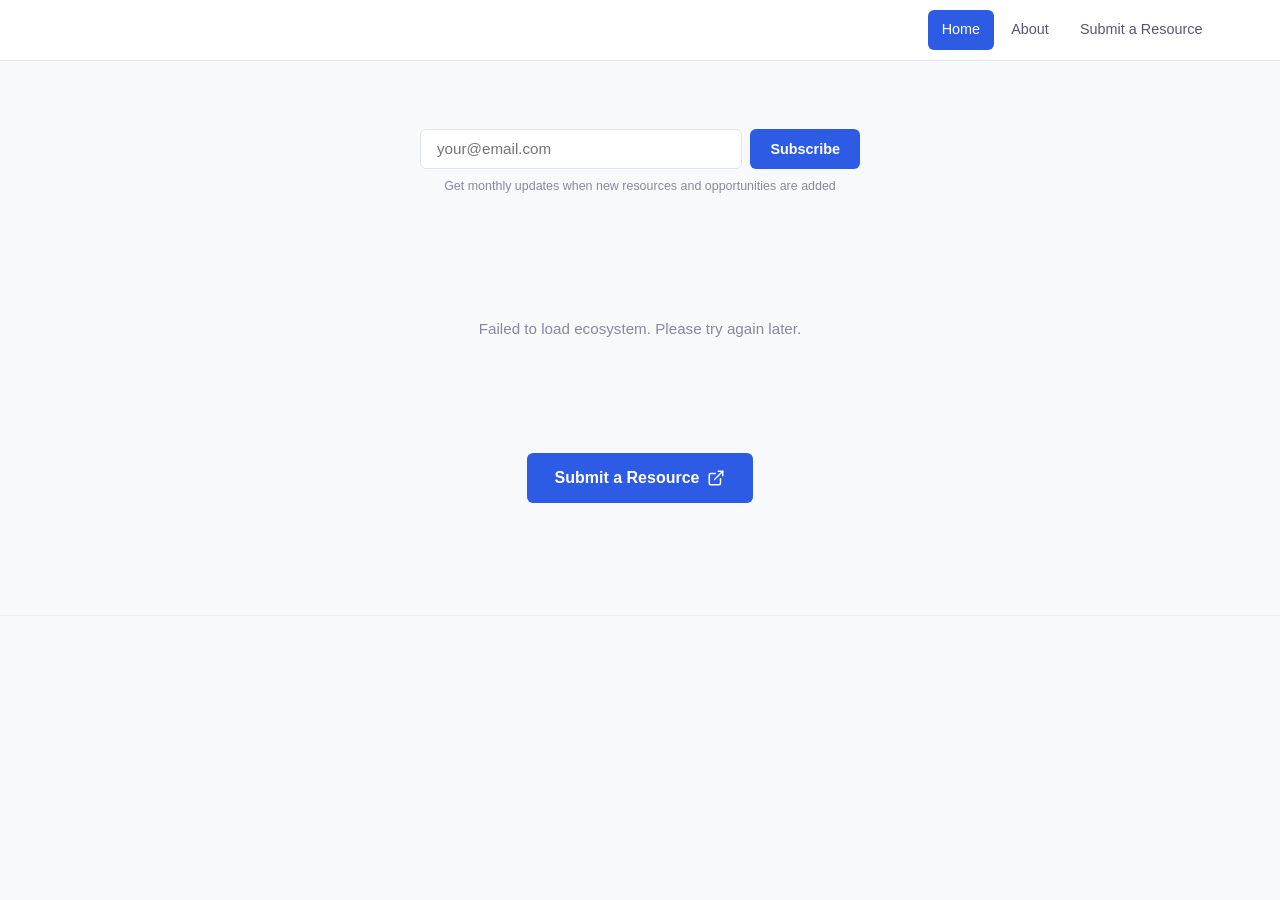
<file: index.html>
<!DOCTYPE html>
<html lang="en">
<head>
  <meta charset="UTF-8">
  <meta name="viewport" content="width=device-width, initial-scale=1.0">
  <title>AI×Democracy.FYI — A Resource Map for Who's Working in This Space</title>
  <meta name="description" content="An ecosystem map of orgs, people, and papers focused on the intersection of AI &amp; Democracy">

  <!-- Open Graph -->
  <meta property="og:type" content="website">
  <meta property="og:title" content="AI×Democracy.FYI">
  <meta property="og:description" content="An ecosystem map of orgs, people, and papers focused on the intersection of AI &amp; Democracy">
  <meta property="og:url" content="https://aixdemocracy.fyi">
  <meta property="og:image" content="https://alignedgov.pages.dev/og-image.png">
  <meta property="og:site_name" content="AI×Democracy.FYI">

  <!-- Twitter Card -->
  <meta name="twitter:card" content="summary_large_image">
  <meta name="twitter:title" content="AI×Democracy.FYI">
  <meta name="twitter:description" content="An ecosystem map of orgs, people, and papers focused on the intersection of AI &amp; Democracy">
  <meta name="twitter:image" content="https://alignedgov.pages.dev/og-image.png">

  <!-- Favicon -->
  <link rel="icon" type="image/svg+xml" href="/favicon.svg">

  <link rel="stylesheet" href="styles.css">
  <style>/* DO NOT MANAGE STYLES HERE -- ALL STYLES IN STYLES.CSS */</style>
</head>
<body>

  <!-- Navigation -->
  <nav class="nav" role="navigation" aria-label="Main navigation">
    <div class="nav-inner">
      <a href="/" class="nav-brand" id="nav-brand"></a>
      <ul class="nav-links">
        <li><a href="/" class="active" data-icon="⌂"><span>Home</span></a></li>
        <li><a href="/about.html" data-icon="?"><span>About</span></a></li>
        <li><a href="/submit.html" data-icon="+"><span>Submit a Resource</span></a></li>
      </ul>
    </div>
  </nav>

  <main class="container">
    <div class="hero">
      <h1 id="site-heading"></h1>
      <p class="subheading" id="site-subheading"></p>
      <p class="description" id="site-description"></p>

      <!-- Newsletter Signup -->
      <div class="newsletter-signup">
        <form id="newsletter-form" class="newsletter-form">
          <input type="email" id="newsletter-email" placeholder="your@email.com" required autocomplete="email" aria-label="Email address">
          <button type="submit" class="btn-primary newsletter-btn">Subscribe</button>
        </form>
        <p class="newsletter-msg" id="newsletter-msg"></p>
        <p class="newsletter-hint">Get monthly updates when new resources and opportunities are added</p>
      </div>
    </div>

    <!-- Deadlines -->
    <div class="deadlines-section" id="deadlines-section" style="display: none;"></div>

    <!-- Loading State -->
    <div class="loading" id="loading">
      <div class="loading-spinner"></div>
      <p>Loading ecosystem...</p>
    </div>

    <!-- Org List -->
    <div class="org-list" id="org-list" style="display: none;"></div>

    <!-- Submit CTA -->
    <div style="text-align: center; margin: 3rem 0 1rem;">
      <a href="/submit.html" class="btn-primary">Submit a Resource
        <svg width="18" height="18" viewBox="0 0 24 24" fill="none" stroke="currentColor" stroke-width="2" stroke-linecap="round" stroke-linejoin="round"><path d="M18 13v6a2 2 0 0 1-2 2H5a2 2 0 0 1-2-2V8a2 2 0 0 1 2-2h6"/><polyline points="15 3 21 3 21 9"/><line x1="10" y1="14" x2="21" y2="3"/></svg>
      </a>
    </div>
  </main>

  <footer class="site-footer">
    <p id="site-footer"></p>
  </footer>

  <script>
    var WORKER_URL = "https://alignedgov-worker.seanahrens.workers.dev";

    function faviconUrl(url) {
      try {
        var domain = new URL(url).hostname;
        return "https://www.google.com/s2/favicons?domain=" + encodeURIComponent(domain) + "&sz=64";
      } catch { return ""; }
    }

    function getDomain(url) {
      try { return new URL(url).hostname.replace(/^www\./, ""); }
      catch { return url; }
    }

    function isSameText(a, b) {
      if (!a || !b) return false;
      var norm = function(s) { return s.trim().toLowerCase().replace(/[.\s]+$/g, ""); };
      return norm(a) === norm(b);
    }

    async function init() {
      try {
        var resp = await fetch(WORKER_URL + "/api/links");
        var data = await resp.json();

        // Apply dynamic config
        var config = data.config || {};
        if (config.title) {
          document.getElementById("nav-brand").textContent = config.title;
          document.title = config.title + (config.subheading ? " — " + config.subheading : "");
        }
        if (config.heading) document.getElementById("site-heading").textContent = config.heading;
        if (config.subheading) document.getElementById("site-subheading").textContent = config.subheading;
        if (config.description) document.getElementById("site-description").textContent = config.description;
        if (config.footer) document.getElementById("site-footer").textContent = config.footer;

        var deadlines = data.deadlines || [];
        renderDeadlines(deadlines);

        var orgs = data.orgs || [];
        var links = data.links || [];

        renderOrgView(orgs, links);
      } catch (err) {
        document.getElementById("loading").innerHTML =
          "<p>Failed to load ecosystem. Please try again later.</p>";
      }
    }

    function parseDeadlineDate(str) {
      // Handles "Mar 16", "Mar 16, 2026", "2026-03-16" etc.
      var MONTH_MAP = { jan:0, feb:1, mar:2, apr:3, may:4, jun:5, jul:6, aug:7, sep:8, oct:9, nov:10, dec:11 };
      var s = (str || "").trim();

      // Try ISO format first (2026-03-16)
      var iso = new Date(s + "T23:59:59");
      if (!isNaN(iso.getTime()) && /^\d{4}-\d{2}-\d{2}$/.test(s)) return iso;

      // Try "Mon DD" or "Mon DD, YYYY"
      var m = s.match(/^([A-Za-z]+)\s+(\d{1,2})(?:\s*,?\s*(\d{4}))?$/);
      if (!m) return null;
      var monthIdx = MONTH_MAP[m[1].toLowerCase().slice(0, 3)];
      if (monthIdx === undefined) return null;
      var day = parseInt(m[2], 10);
      var year = m[3] ? parseInt(m[3], 10) : new Date().getFullYear();
      var date = new Date(year, monthIdx, day, 23, 59, 59);
      // If no year given and the date is > 6 months in the past, assume next year
      if (!m[3] && date < new Date(Date.now() - 180 * 24 * 60 * 60 * 1000)) {
        date.setFullYear(date.getFullYear() + 1);
      }
      return date;
    }

    function renderDeadlines(deadlines) {
      var now = new Date();
      var sevenDaysAgo = new Date(now.getTime() - 7 * 24 * 60 * 60 * 1000);
      var MONTHS = ["Jan", "Feb", "Mar", "Apr", "May", "Jun", "Jul", "Aug", "Sep", "Oct", "Nov", "Dec"];

      // Parse deadlines, filter out > 1 week passed
      var items = [];
      deadlines.forEach(function(d) {
        var date = parseDeadlineDate(d.deadline);
        if (!date) return;
        if (date < sevenDaysAgo) return;
        var passed = date < now;
        var label = MONTHS[date.getMonth()] + " " + date.getDate();
        if (passed) label += " (passed)";
        items.push({ url: d.url, title: d.title, description: d.description, site_name: d.site_name, date: date, label: label, passed: passed });
      });

      if (items.length === 0) return;

      // Sort by deadline ascending
      items.sort(function(a, b) { return a.date - b.date; });

      var section = document.getElementById("deadlines-section");
      section.style.display = "block";

      var heading = document.createElement("div");
      heading.className = "deadlines-heading";
      heading.textContent = "Opportunities \u2014 Upcoming Deadlines";
      section.appendChild(heading);

      items.forEach(function(item) {
        var a = document.createElement("a");
        a.className = "deadline-item";
        a.href = item.url;
        a.target = "_blank";
        a.rel = "noopener noreferrer";

        // Favicon
        var favWrap = document.createElement("div");
        favWrap.className = "deadline-favicon";
        var favImg = document.createElement("img");
        favImg.src = faviconUrl(item.url);
        favImg.alt = "";
        favImg.loading = "lazy";
        favImg.onerror = function() { favImg.style.display = "none"; };
        favWrap.appendChild(favImg);
        a.appendChild(favWrap);

        // Text
        var text = document.createElement("div");
        text.className = "deadline-text";

        var title = document.createElement("div");
        title.className = "deadline-title";
        title.textContent = item.title || getDomain(item.url);
        text.appendChild(title);

        if (item.description && !isSameText(item.description, item.title)) {
          var desc = document.createElement("div");
          desc.className = "deadline-desc";
          desc.textContent = item.description;
          text.appendChild(desc);
        }

        a.appendChild(text);

        // Date badge
        var dateBadge = document.createElement("div");
        dateBadge.className = "deadline-date" + (item.passed ? " passed" : "");
        dateBadge.textContent = item.label;
        a.appendChild(dateBadge);

        section.appendChild(a);
      });
    }

    function renderOrgView(orgs, links) {
      var container = document.getElementById("org-list");
      var loading = document.getElementById("loading");
      loading.style.display = "none";
      container.style.display = "flex";

      // Build a map of org URL → links
      // Normalize URLs for matching (trim trailing slashes)
      function normalizeUrl(u) {
        return (u || "").trim().replace(/\/+$/, "").toLowerCase();
      }

      var orgLinkMap = {};
      var orphanLinks = [];

      // Index all org URLs
      var orgUrlSet = new Set();
      orgs.forEach(function(org) {
        var key = normalizeUrl(org.url);
        orgUrlSet.add(key);
        orgLinkMap[key] = [];
      });

      // Separate editor links from the rest
      var editorLinks = [];
      var nonEditorLinks = [];
      links.forEach(function(link) {
        if ((link.category || "").toLowerCase() === "editor") {
          editorLinks.push(link);
        } else {
          nonEditorLinks.push(link);
        }
      });

      // Assign non-editor links to orgs
      nonEditorLinks.forEach(function(link) {
        if (link.org) {
          var key = normalizeUrl(link.org);
          if (orgLinkMap[key]) {
            orgLinkMap[key].push(link);
          } else {
            orphanLinks.push(link);
          }
        } else {
          orphanLinks.push(link);
        }
      });

      // Catalog heading
      var catalogLabel = document.createElement("div");
      catalogLabel.className = "org-section-label";
      catalogLabel.textContent = "Catalog";
      container.appendChild(catalogLabel);

      // Render each org
      orgs.forEach(function(org) {
        var key = normalizeUrl(org.url);
        var orgLinks = orgLinkMap[key] || [];
        container.appendChild(createOrgCard(org, orgLinks));
      });

      // Render orphan links in a catch-all section
      if (orphanLinks.length > 0) {
        var label = document.createElement("div");
        label.className = "org-section-label";
        label.textContent = "Independent Resources";
        container.appendChild(label);

        var independentOrg = {
          url: null,
          title: "Independent",
          description: "Resources not affiliated with a specific organization.",
          people: [],
          category: null,
        };
        container.appendChild(createOrgCard(independentOrg, orphanLinks));
      }

      // Render editor writings section
      if (editorLinks.length > 0) {
        var edLabel = document.createElement("div");
        edLabel.className = "org-section-label";
        edLabel.textContent = "Editor Writings";
        container.appendChild(edLabel);

        var editorOrg = {
          url: null,
          title: "Editor Writings",
          description: null,
          people: [],
          category: null,
        };
        container.appendChild(createOrgCard(editorOrg, editorLinks));
      }
    }

    function createOrgCard(org, orgLinks) {
      var card = document.createElement("div");
      card.className = "org-card";

      // ─── Left: Org identity (whole section is clickable) ───
      var identity;
      if (org.url) {
        identity = document.createElement("a");
        identity.href = org.url;
        identity.target = "_blank";
        identity.rel = "noopener noreferrer";
      } else {
        identity = document.createElement("div");
      }
      identity.className = "org-identity";

      // Header with favicon + name
      var header = document.createElement("div");
      header.className = "org-header";

      if (org.url) {
        var favWrap = document.createElement("div");
        favWrap.className = "org-favicon";
        var favImg = document.createElement("img");
        favImg.src = faviconUrl(org.url);
        favImg.alt = "";
        favImg.loading = "lazy";
        favImg.onerror = function() { favImg.style.display = "none"; };
        favWrap.appendChild(favImg);
        header.appendChild(favWrap);
      }

      var name = document.createElement("div");
      name.className = "org-name";
      name.textContent = org.title || org.site_name || (org.url ? getDomain(org.url) : "Independent");
      header.appendChild(name);

      identity.appendChild(header);

      // Category badge
      if (org.category) {
        var badge = document.createElement("span");
        badge.className = "org-badge";
        badge.textContent = org.category;
        identity.appendChild(badge);
      }

      // Description
      if (org.description) {
        var desc = document.createElement("div");
        desc.className = "org-desc";
        desc.textContent = org.description;
        identity.appendChild(desc);
      }

      // URL display
      if (org.url) {
        var urlDisplay = document.createElement("div");
        urlDisplay.className = "org-url";
        urlDisplay.textContent = getDomain(org.url);
        identity.appendChild(urlDisplay);
      }

      // People
      if (org.people && org.people.length > 0) {
        var peopleLabel = document.createElement("div");
        peopleLabel.className = "org-people-label";
        peopleLabel.textContent = "Key People";
        identity.appendChild(peopleLabel);

        var peopleList = document.createElement("ul");
        peopleList.className = "org-people-list";
        org.people.forEach(function(person) {
          var li = document.createElement("li");
          li.textContent = person;
          peopleList.appendChild(li);
        });
        identity.appendChild(peopleList);
      }

      card.appendChild(identity);

      // ─── Right: Stacked link cards ───
      var linksContainer = document.createElement("div");
      linksContainer.className = "org-links";

      orgLinks.forEach(function(link) {
        linksContainer.appendChild(createOrgLinkCard(link));
      });

      card.appendChild(linksContainer);
      return card;
    }

    function createOrgLinkCard(link) {
      var domain = getDomain(link.url);
      var source = link.site_name || domain;
      var title = link.title || link.url;

      var a = document.createElement("a");
      a.className = "org-link-item";
      a.href = link.url;
      a.target = "_blank";
      a.rel = "noopener noreferrer";

      // Favicon
      var favWrap = document.createElement("div");
      favWrap.className = "org-link-favicon";
      var favImg = document.createElement("img");
      favImg.src = faviconUrl(link.url);
      favImg.alt = "";
      favImg.loading = "lazy";
      favImg.onerror = function() { favImg.style.display = "none"; };
      favWrap.appendChild(favImg);
      a.appendChild(favWrap);

      // Text
      var text = document.createElement("div");
      text.className = "org-link-text";

      // Meta line
      var meta = document.createElement("div");
      meta.className = "org-link-meta";

      var sourceEl = document.createElement("span");
      sourceEl.className = "org-link-source";
      sourceEl.textContent = source;
      meta.appendChild(sourceEl);

      text.appendChild(meta);

      // Title
      var h3 = document.createElement("div");
      h3.className = "org-link-title";
      h3.textContent = title;
      text.appendChild(h3);

      // Description
      var desc = link.description;
      if (desc && !isSameText(desc, title) && !isSameText(desc, source)) {
        var descEl = document.createElement("div");
        descEl.className = "org-link-desc";
        descEl.textContent = desc;
        text.appendChild(descEl);
      }

      a.appendChild(text);
      return a;
    }

    // ─── Newsletter signup ──────────────────────────────────────────
    (function() {
      var form = document.getElementById("newsletter-form");
      var msg = document.getElementById("newsletter-msg");

      form.addEventListener("submit", async function(e) {
        e.preventDefault();
        var email = document.getElementById("newsletter-email").value.trim();
        if (!email) return;

        var btn = form.querySelector("button");
        btn.disabled = true;
        btn.textContent = "Subscribing...";
        msg.textContent = "";
        msg.className = "newsletter-msg";

        try {
          var resp = await fetch(WORKER_URL + "/api/subscribe", {
            method: "POST",
            headers: { "Content-Type": "application/json" },
            body: JSON.stringify({ email: email }),
          });
          var data = await resp.json();
          if (resp.ok) {
            msg.textContent = "Yes! Check your email to confirm sign up!";
            msg.className = "newsletter-msg success";
            form.reset();
          } else {
            msg.textContent = data.error || "Something went wrong. Please try again.";
            msg.className = "newsletter-msg error";
          }
        } catch (err) {
          msg.textContent = "Network error. Please try again.";
          msg.className = "newsletter-msg error";
        }

        btn.disabled = false;
        btn.textContent = "Subscribe";
      });
    })();

    init();
  </script>
</body>
</html>
</file>
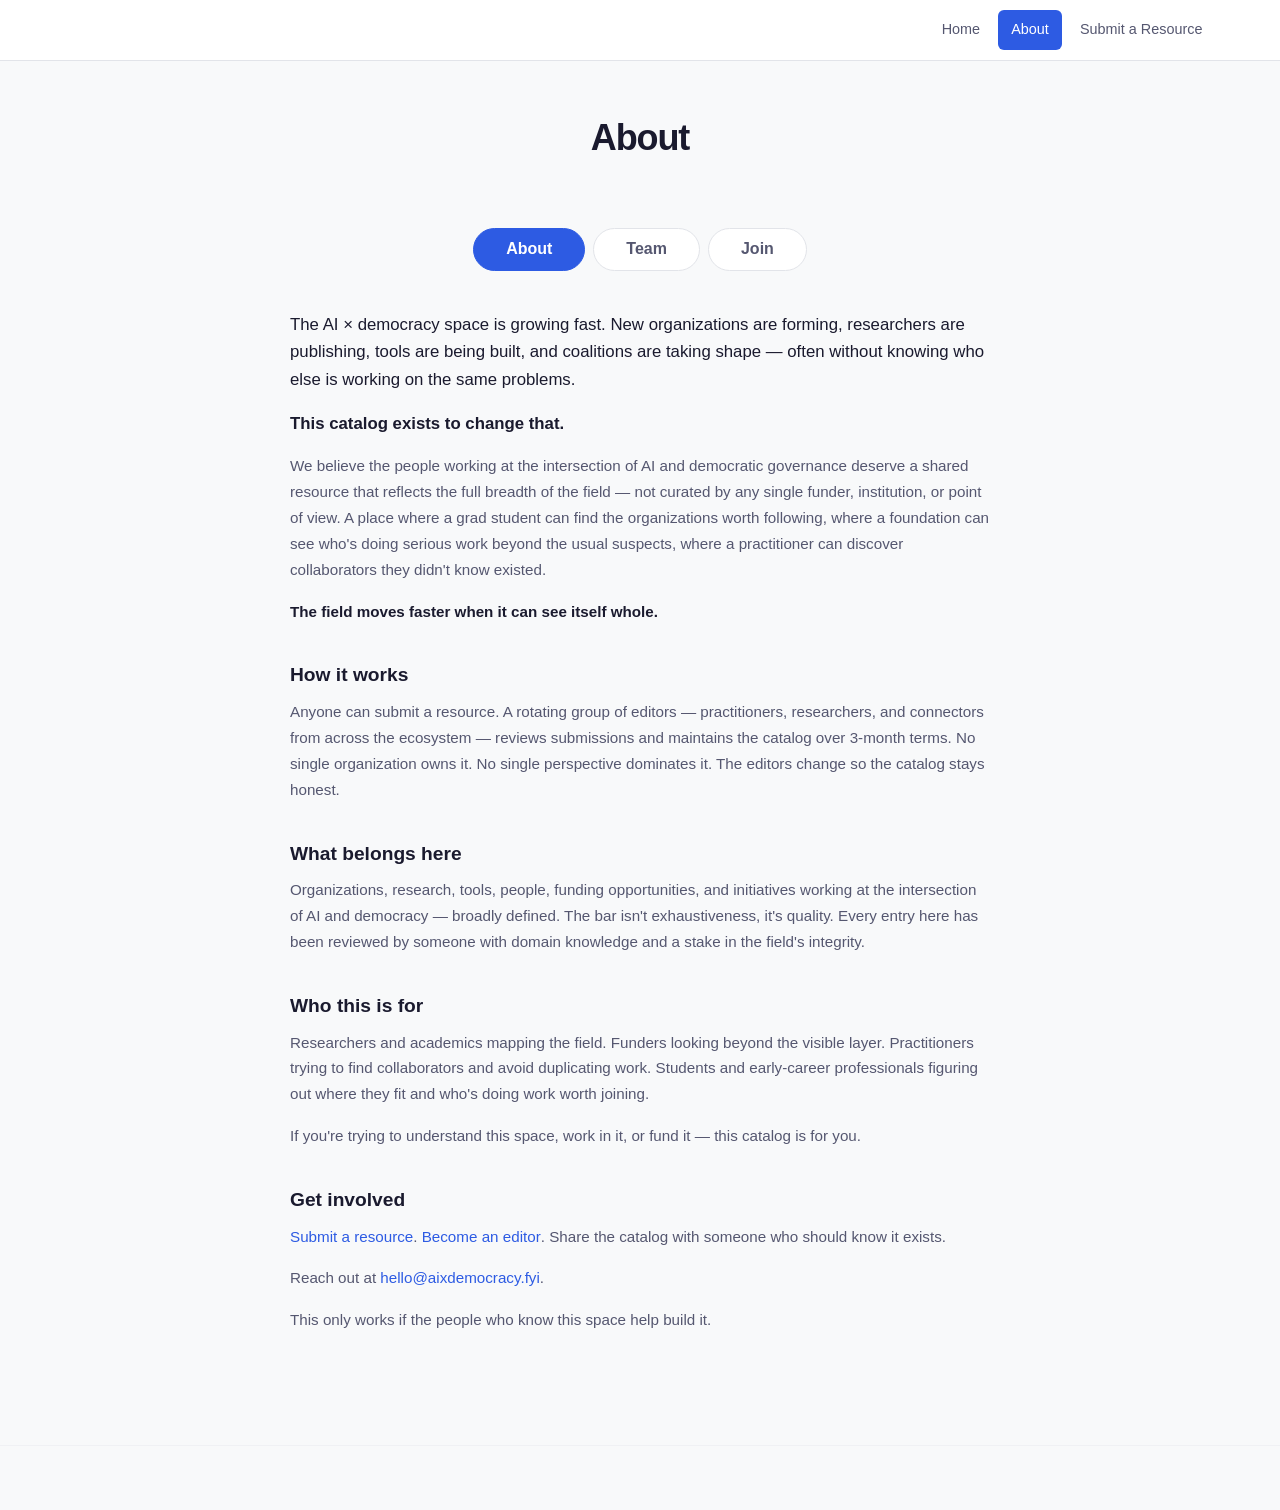
<file: about.html>
<!DOCTYPE html>
<html lang="en">
<head>
  <meta charset="UTF-8">
  <meta name="viewport" content="width=device-width, initial-scale=1.0">
  <title>About — AI×Democracy.FYI</title>
  <meta name="description" content="About the AI x Democracy ecosystem catalog — who it's for, how it works, and how to get involved.">
  <meta property="og:type" content="website">
  <meta property="og:title" content="About — AI×Democracy.FYI">
  <meta property="og:description" content="About the AI x Democracy ecosystem catalog">
  <meta property="og:url" content="https://aixdemocracy.fyi/about">
  <meta property="og:site_name" content="AI×Democracy.FYI">
  <meta property="og:image" content="https://alignedgov.pages.dev/og-image.png">
  <meta name="twitter:card" content="summary_large_image">
  <link rel="icon" type="image/svg+xml" href="/favicon.svg">
  <link rel="stylesheet" href="styles.css">
  <style>/* DO NOT MANAGE STYLES HERE -- ALL STYLES IN STYLES.CSS */</style>
</head>
<body>

  <!-- Navigation -->
  <nav class="nav" role="navigation" aria-label="Main navigation">
    <div class="nav-inner">
      <a href="/" class="nav-brand" id="nav-brand"></a>
      <ul class="nav-links">
        <li><a href="/" data-icon="⌂"><span>Home</span></a></li>
        <li><a href="/about.html" class="active" data-icon="?"><span>About</span></a></li>
        <li><a href="/submit.html" data-icon="+"><span>Submit a Resource</span></a></li>
      </ul>
    </div>
  </nav>

  <main class="container">
    <div class="hero">
      <h1>About</h1>
    </div>

    <!-- Tab Bar -->
    <div class="tab-bar">
      <button class="tab-btn active" data-tab="about">About</button>
      <button class="tab-btn" data-tab="team">Team</button>
      <button class="tab-btn" data-tab="become-editor">Join</button>
    </div>

    <!-- ═══ About Tab ═══ -->
    <div class="tab-panel active" id="tab-about">
      <div class="about-content">

        <p class="lead">The AI &times; democracy space is growing fast. New organizations are forming, researchers are publishing, tools are being built, and coalitions are taking shape &mdash; often without knowing who else is working on the same problems.</p>

        <p class="lead standout">This catalog exists to change that.</p>

        <p>We believe the people working at the intersection of AI and democratic governance deserve a shared resource that reflects the full breadth of the field &mdash; not curated by any single funder, institution, or point of view. A place where a grad student can find the organizations worth following, where a foundation can see who's doing serious work beyond the usual suspects, where a practitioner can discover collaborators they didn't know existed.</p>

        <p class="standout">The field moves faster when it can see itself whole.</p>

        <h2>How it works</h2>
        <p>Anyone can submit a resource. A rotating group of editors &mdash; practitioners, researchers, and connectors from across the ecosystem &mdash; reviews submissions and maintains the catalog over 3-month terms. No single organization owns it. No single perspective dominates it. The editors change so the catalog stays honest.</p>

        <h2>What belongs here</h2>
        <p>Organizations, research, tools, people, funding opportunities, and initiatives working at the intersection of AI and democracy &mdash; broadly defined. The bar isn't exhaustiveness, it's quality. Every entry here has been reviewed by someone with domain knowledge and a stake in the field's integrity.</p>

        <h2>Who this is for</h2>
        <p>Researchers and academics mapping the field. Funders looking beyond the visible layer. Practitioners trying to find collaborators and avoid duplicating work. Students and early-career professionals figuring out where they fit and who's doing work worth joining.</p>
        <p>If you're trying to understand this space, work in it, or fund it &mdash; this catalog is for you.</p>

        <h2>Get involved</h2>
        <p><a href="/submit.html">Submit a resource</a>. <a href="#" id="link-become-editor">Become an editor</a>. Share the catalog with someone who should know it exists.</p>
        <p>Reach out at <a id="contact-email" href="#"></a>.</p>
        <p>This only works if the people who know this space help build it.</p>

      </div>
    </div>

    <!-- ═══ Team Tab ═══ -->
    <div class="tab-panel" id="tab-team">
      <!-- Loading State -->
      <div class="loading" id="editors-loading">
        <div class="loading-spinner"></div>
        <p>Loading team...</p>
      </div>

      <!-- Team List -->
      <div class="team-list" id="team-list" style="display: none;"></div>

      <div class="team-tab-link" id="team-tab-link" style="display: none;">
        <a href="#" id="link-become-editor-2">Interested in joining? Become an editor &rarr;</a>
      </div>
    </div>

    <!-- ═══ Become an Editor Tab ═══ -->
    <div class="tab-panel" id="tab-become-editor">
      <div class="become-editor">
        <p class="intro">This catalog exists because the AI &times; democracy ecosystem deserves a shared resource that belongs to all of it &mdash; not to any single organization, funder, or point of view. Editors are the people who make that real. You're not just maintaining a list; you're helping a fragmented field see itself whole, find collaborators, and move faster together.</p>

        <p class="callout">It's a small role with outsized leverage.</p>

        <p class="intro">Editors serve in 3-month terms, renewable, though we actively seek fresh perspectives with each rotation. Expect to spend 1&ndash;4 hours per week, depending on submission volume and ecosystem activity.</p>

        <div class="editor-section">
          <h3>During your term, you'll&hellip;</h3>
          <ul>
            <li>Review, approve, deny, and organize new resource submissions using our shared CRM within 3&ndash;4 days of receipt</li>
            <li>Actively promote the catalog within your network to surface submissions from people who know this space well</li>
            <li>Flag when the catalog's categories, coverage, or structure need to evolve as the space shifts</li>
            <li>Bring judgment to what belongs here &mdash; and what doesn't</li>
          </ul>
        </div>

        <div class="editor-section">
          <h3>What good editorship looks like</h3>
          <p><strong>Be connected, not omniscient.</strong> You don't need to know every corner of this space &mdash; much of what gets added will come through submissions. What matters is that you can get the catalog in front of the right people: researchers, practitioners, and organizations who'll recognize what's missing and send it your way. Your network is as valuable as your knowledge.</p>
          <p><strong>Judge signal from performance.</strong> Some efforts in this space have outsized visibility relative to their impact. Others do serious work quietly. Good editors can tell the difference, and they're honest about it even when it's uncomfortable.</p>
          <p><strong>Curate, don't collect.</strong> The goal isn't comprehensiveness for its own sake. The goal is that everything here is worth someone's time &mdash; that it helps people find each other, share knowledge, and work together more effectively. That requires taste, restraint, and occasional hard calls.</p>
          <p><strong>Watch the edges.</strong> The AI &times; democracy space is moving fast. Part of your job is noticing when the catalog's categories, tags, or coverage need to evolve &mdash; and flagging it before it becomes obvious to everyone.</p>
          <p><strong>Steward over self-interest.</strong> You're almost certainly a stakeholder in this space. That's why we want you. But for 3 months, your job is to represent the whole ecosystem fairly &mdash; setting aside your own affiliations, rivalries, and preferences in service of a public good that belongs to everyone working on this problem.</p>
        </div>

        <p style="text-align: center; margin-top: 2rem;">
          <a class="btn-primary" href="https://forms.gle/dcZnTDsyLitvhB2x6" target="_blank" rel="noopener noreferrer">
            Apply to be a Rotating Editor
            <svg width="18" height="18" viewBox="0 0 24 24" fill="none" stroke="currentColor" stroke-width="2" stroke-linecap="round" stroke-linejoin="round"><path d="M18 13v6a2 2 0 0 1-2 2H5a2 2 0 0 1-2-2V8a2 2 0 0 1 2-2h6"/><polyline points="15 3 21 3 21 9"/><line x1="10" y1="14" x2="21" y2="3"/></svg>
          </a>
        </p>
      </div>
    </div>
  </main>

  <footer class="site-footer">
    <p id="site-footer"></p>
  </footer>

  <script>
    var WORKER_URL = "https://alignedgov-worker.seanahrens.workers.dev";

    // ─── Tabs ───
    function switchTab(tabName) {
      document.querySelectorAll(".tab-btn").forEach(function(b) { b.classList.remove("active"); });
      document.querySelectorAll(".tab-panel").forEach(function(p) { p.classList.remove("active"); });
      document.querySelector('.tab-btn[data-tab="' + tabName + '"]').classList.add("active");
      document.getElementById("tab-" + tabName).classList.add("active");
    }

    document.querySelectorAll(".tab-btn").forEach(function(btn) {
      btn.addEventListener("click", function() { switchTab(btn.dataset.tab); });
    });

    // ─── Anti-spam email assembly ───
    (function() {
      var u = "hello", d = "aixdemocracy", t = "fyi";
      var addr = u + "@" + d + "." + t;
      var el = document.getElementById("contact-email");
      el.href = "mai" + "lto:" + addr;
      el.textContent = addr;
    })();

    // "Become an editor" links switch to the tab
    document.getElementById("link-become-editor").addEventListener("click", function(e) {
      e.preventDefault();
      switchTab("become-editor");
      window.scrollTo({ top: 0, behavior: "smooth" });
    });
    document.getElementById("link-become-editor-2").addEventListener("click", function(e) {
      e.preventDefault();
      switchTab("become-editor");
      window.scrollTo({ top: 0, behavior: "smooth" });
    });

    // ─── Load data ───
    fetch(WORKER_URL + "/api/links")
      .then(function(r) { return r.json(); })
      .then(function(data) {
        var config = data.config || {};
        if (config.title) {
          document.getElementById("nav-brand").textContent = config.title;
          document.title = "About — " + config.title;
        }
        if (config.footer) document.getElementById("site-footer").textContent = config.footer;

        var editors = data.editors || [];
        renderTeam(editors);
      })
      .catch(function() {
        document.getElementById("editors-loading").innerHTML =
          "<p>Failed to load team.</p>";
      });

    function renderTeam(editors) {
      var list = document.getElementById("team-list");
      var loading = document.getElementById("editors-loading");
      var tabLink = document.getElementById("team-tab-link");

      loading.style.display = "none";
      list.style.display = "flex";
      tabLink.style.display = "block";

      list.innerHTML = editors.map(teamCardHTML).join("");
    }

    function teamCardHTML(editor) {
      var name = escapeHTML(editor.name);
      var role = editor.role ? escapeHTML(editor.role) : "";
      var bio = editor.bio ? escapeHTML(editor.bio) : "";
      var url = editor.url || "";
      if (url && !url.startsWith("http://") && !url.startsWith("https://")) {
        url = "https://" + url;
      }

      var avatarSrc;
      if (editor.photo_url) {
        avatarSrc = editor.photo_url;
      } else if (editor.email) {
        avatarSrc = gravatarUrl(editor.email);
      } else {
        avatarSrc = gravatarUrl("placeholder@example.com");
      }

      var roleLine = role ? '<div class="team-card-role">' + role + "</div>" : "";
      var bioLine = bio ? '<div class="team-card-bio">' + bio + "</div>" : "";
      var linkLine = url
        ? '<a class="team-card-link" href="' + escapeAttr(url) + '" target="_blank" rel="noopener noreferrer">' + escapeHTML(prettyUrl(url)) + "</a>"
        : "";

      return (
        '<div class="team-card">' +
        '<img class="team-card-avatar" src="' + escapeAttr(avatarSrc) + '" alt="' + name + '" loading="lazy">' +
        '<div class="team-card-body">' +
        '<div class="team-card-name">' + name + "</div>" +
        roleLine + bioLine + linkLine +
        "</div></div>"
      );
    }

    function gravatarUrl(email) {
      return "https://www.gravatar.com/avatar/" + md5(email.trim().toLowerCase()) + "?s=400&d=identicon";
    }

    function prettyUrl(url) {
      try {
        var u = new URL(url.startsWith("http") ? url : "https://" + url);
        return u.hostname.replace(/^www\./, "") + (u.pathname !== "/" ? u.pathname : "");
      } catch { return url; }
    }

    function escapeHTML(str) {
      var div = document.createElement("div");
      div.textContent = str;
      return div.innerHTML;
    }

    function escapeAttr(str) {
      return str.replace(/&/g, "&amp;").replace(/"/g, "&quot;").replace(/'/g, "&#39;").replace(/</g, "&lt;").replace(/>/g, "&gt;");
    }

    // Minimal MD5 for Gravatar
    function md5(string) {
      function md5cycle(x, k) {
        var a = x[0], b = x[1], c = x[2], d = x[3];
        a = ff(a, b, c, d, k[0], 7, -680876936); d = ff(d, a, b, c, k[1], 12, -389564586);
        c = ff(c, d, a, b, k[2], 17, 606105819); b = ff(b, c, d, a, k[3], 22, -1044525330);
        a = ff(a, b, c, d, k[4], 7, -176418897); d = ff(d, a, b, c, k[5], 12, 1200080426);
        c = ff(c, d, a, b, k[6], 17, -1473231341); b = ff(b, c, d, a, k[7], 22, -45705983);
        a = ff(a, b, c, d, k[8], 7, 1770035416); d = ff(d, a, b, c, k[9], 12, -1958414417);
        c = ff(c, d, a, b, k[10], 17, -42063); b = ff(b, c, d, a, k[11], 22, -1990404162);
        a = ff(a, b, c, d, k[12], 7, 1804603682); d = ff(d, a, b, c, k[13], 12, -40341101);
        c = ff(c, d, a, b, k[14], 17, -1502002290); b = ff(b, c, d, a, k[15], 22, 1236535329);
        a = gg(a, b, c, d, k[1], 5, -165796510); d = gg(d, a, b, c, k[6], 9, -1069501632);
        c = gg(c, d, a, b, k[11], 14, 643717713); b = gg(b, c, d, a, k[0], 20, -373897302);
        a = gg(a, b, c, d, k[5], 5, -701558691); d = gg(d, a, b, c, k[10], 9, 38016083);
        c = gg(c, d, a, b, k[15], 14, -660478335); b = gg(b, c, d, a, k[4], 20, -405537848);
        a = gg(a, b, c, d, k[9], 5, 568446438); d = gg(d, a, b, c, k[14], 9, -1019803690);
        c = gg(c, d, a, b, k[3], 14, -187363961); b = gg(b, c, d, a, k[8], 20, 1163531501);
        a = gg(a, b, c, d, k[13], 5, -1444681467); d = gg(d, a, b, c, k[2], 9, -51403784);
        c = gg(c, d, a, b, k[7], 14, 1735328473); b = gg(b, c, d, a, k[12], 20, -1926607734);
        a = hh(a, b, c, d, k[5], 4, -378558); d = hh(d, a, b, c, k[8], 11, -2022574463);
        c = hh(c, d, a, b, k[11], 16, 1839030562); b = hh(b, c, d, a, k[14], 23, -35309556);
        a = hh(a, b, c, d, k[1], 4, -1530992060); d = hh(d, a, b, c, k[4], 11, 1272893353);
        c = hh(c, d, a, b, k[7], 16, -155497632); b = hh(b, c, d, a, k[10], 23, -1094730640);
        a = hh(a, b, c, d, k[13], 4, 681279174); d = hh(d, a, b, c, k[0], 11, -358537222);
        c = hh(c, d, a, b, k[3], 16, -722521979); b = hh(b, c, d, a, k[6], 23, 76029189);
        a = hh(a, b, c, d, k[9], 4, -640364487); d = hh(d, a, b, c, k[12], 11, -421815835);
        c = hh(c, d, a, b, k[15], 16, 530742520); b = hh(b, c, d, a, k[2], 23, -995338651);
        a = ii(a, b, c, d, k[0], 6, -198630844); d = ii(d, a, b, c, k[7], 10, 1126891415);
        c = ii(c, d, a, b, k[14], 15, -1416354905); b = ii(b, c, d, a, k[5], 21, -57434055);
        a = ii(a, b, c, d, k[12], 6, 1700485571); d = ii(d, a, b, c, k[3], 10, -1894986606);
        c = ii(c, d, a, b, k[10], 15, -1051523); b = ii(b, c, d, a, k[1], 21, -2054922799);
        a = ii(a, b, c, d, k[8], 6, 1873313359); d = ii(d, a, b, c, k[15], 10, -30611744);
        c = ii(c, d, a, b, k[6], 15, -1560198380); b = ii(b, c, d, a, k[13], 21, 1309151649);
        a = ii(a, b, c, d, k[4], 6, -145523070); d = ii(d, a, b, c, k[11], 10, -1120210379);
        c = ii(c, d, a, b, k[2], 15, 718787259); b = ii(b, c, d, a, k[9], 21, -343485551);
        x[0] = add32(a, x[0]); x[1] = add32(b, x[1]);
        x[2] = add32(c, x[2]); x[3] = add32(d, x[3]);
      }
      function cmn(q, a, b, x, s, t) {
        a = add32(add32(a, q), add32(x, t));
        return add32((a << s) | (a >>> (32 - s)), b);
      }
      function ff(a, b, c, d, x, s, t) { return cmn((b & c) | ((~b) & d), a, b, x, s, t); }
      function gg(a, b, c, d, x, s, t) { return cmn((b & d) | (c & (~d)), a, b, x, s, t); }
      function hh(a, b, c, d, x, s, t) { return cmn(b ^ c ^ d, a, b, x, s, t); }
      function ii(a, b, c, d, x, s, t) { return cmn(c ^ (b | (~d)), a, b, x, s, t); }
      function md51(s) {
        var n = s.length, state = [1732584193, -271733879, -1732584194, 271733878], i;
        for (i = 64; i <= n; i += 64) { md5cycle(state, md5blk(s.substring(i - 64, i))); }
        s = s.substring(i - 64);
        var tail = [0,0,0,0,0,0,0,0,0,0,0,0,0,0,0,0];
        for (i = 0; i < s.length; i++) tail[i >> 2] |= s.charCodeAt(i) << ((i % 4) << 3);
        tail[i >> 2] |= 0x80 << ((i % 4) << 3);
        if (i > 55) { md5cycle(state, tail); tail = [0,0,0,0,0,0,0,0,0,0,0,0,0,0,0,0]; }
        tail[14] = n * 8;
        md5cycle(state, tail);
        return state;
      }
      function md5blk(s) {
        var md5blks = [], i;
        for (i = 0; i < 64; i += 4) {
          md5blks[i >> 2] = s.charCodeAt(i) + (s.charCodeAt(i + 1) << 8) +
            (s.charCodeAt(i + 2) << 16) + (s.charCodeAt(i + 3) << 24);
        }
        return md5blks;
      }
      var hex_chr = '0123456789abcdef'.split('');
      function rhex(n) {
        var s = '', j = 0;
        for (; j < 4; j++) s += hex_chr[(n >> (j * 8 + 4)) & 0x0F] + hex_chr[(n >> (j * 8)) & 0x0F];
        return s;
      }
      function hex(x) {
        for (var i = 0; i < x.length; i++) x[i] = rhex(x[i]);
        return x.join('');
      }
      function add32(a, b) { return (a + b) & 0xFFFFFFFF; }
      return hex(md51(string));
    }
  </script>
</body>
</html>
</file>
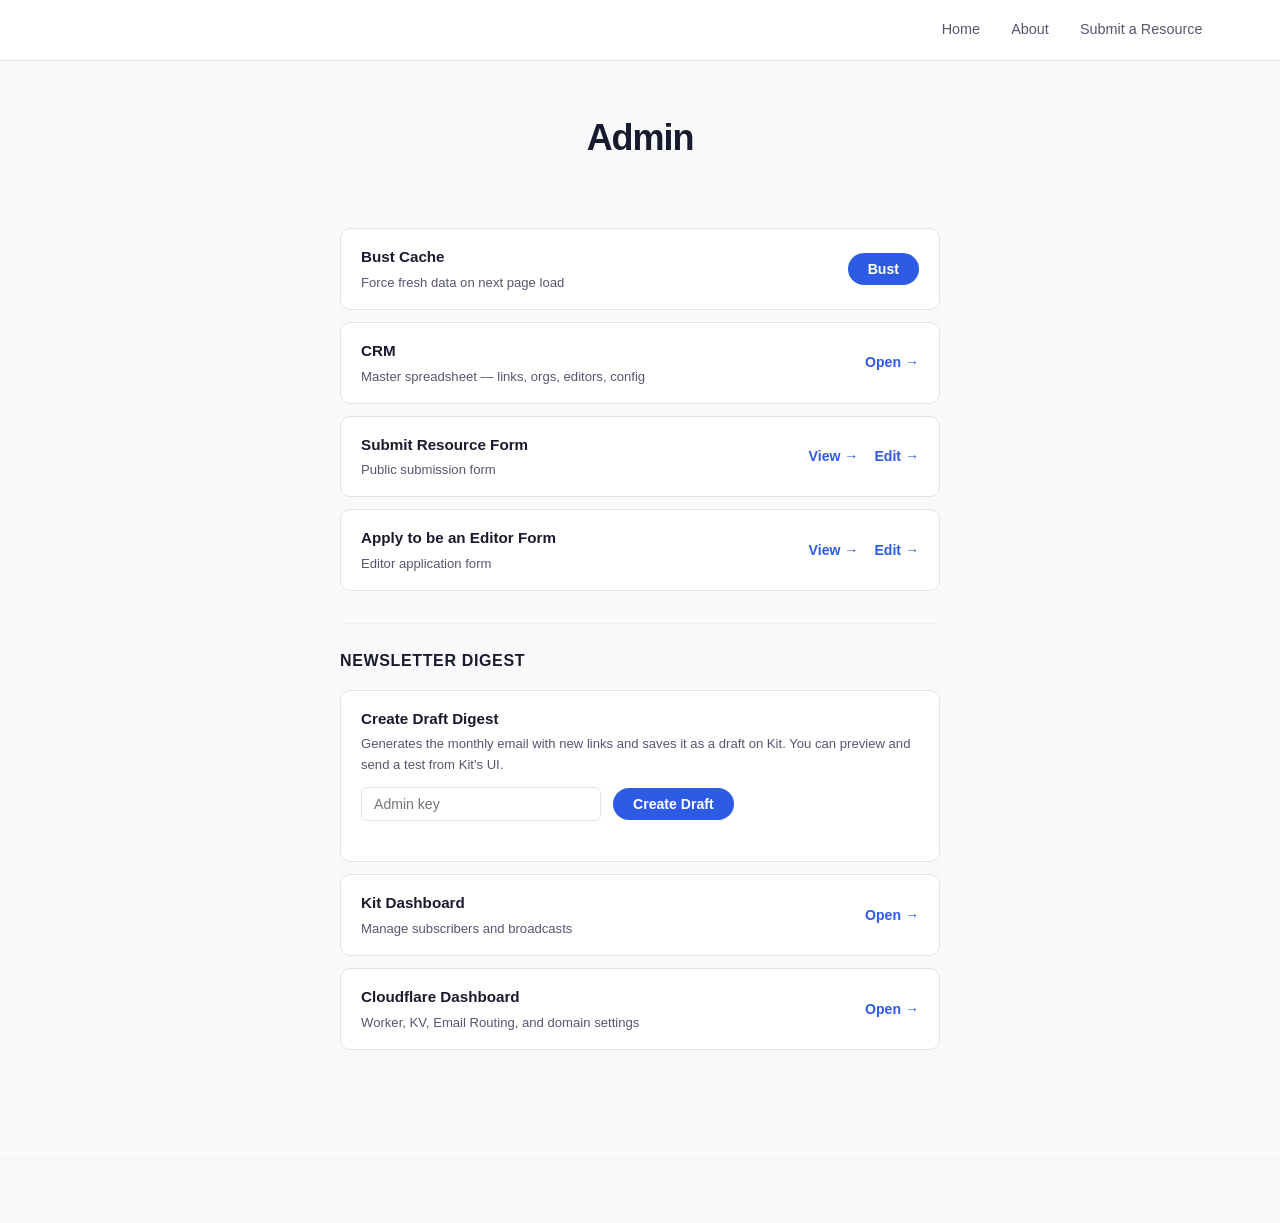
<file: admin.html>
<!DOCTYPE html>
<html lang="en">
<head>
  <meta charset="UTF-8">
  <meta name="viewport" content="width=device-width, initial-scale=1.0">
  <title>Admin — AI×Democracy.FYI</title>
  <meta name="robots" content="noindex, nofollow">
  <link rel="icon" type="image/svg+xml" href="/favicon.svg">
  <link rel="stylesheet" href="styles.css">
  <style>/* DO NOT MANAGE STYLES HERE -- ALL STYLES IN STYLES.CSS */</style>
</head>
<body>

  <nav class="nav" role="navigation" aria-label="Main navigation">
    <div class="nav-inner">
      <a href="/" class="nav-brand" id="nav-brand"></a>
      <ul class="nav-links">
        <li><a href="/" data-icon="⌂"><span>Home</span></a></li>
        <li><a href="/about.html" data-icon="?"><span>About</span></a></li>
        <li><a href="/submit.html" data-icon="+"><span>Submit a Resource</span></a></li>
      </ul>
    </div>
  </nav>

  <main class="container">
    <div class="hero">
      <h1>Admin</h1>
    </div>

    <div class="admin-content">

      <div class="admin-item">
        <div>
          <div class="admin-item-label">Bust Cache</div>
          <div class="admin-item-desc">Force fresh data on next page load</div>
        </div>
        <button class="bust-btn" id="bust-btn" onclick="bustCache()">Bust</button>
      </div>
      <div class="admin-status" id="bust-status"></div>

      <div class="admin-item">
        <div>
          <div class="admin-item-label">CRM</div>
          <div class="admin-item-desc">Master spreadsheet — links, orgs, editors, config</div>
        </div>
        <a href="https://docs.google.com/spreadsheets/d/1jDfHpPcuQeW78y5V6rBJALCNKd62AJPrKnUdI8JFytg/edit?usp=sharing" target="_blank" rel="noopener noreferrer">Open &rarr;</a>
      </div>

      <div class="admin-item">
        <div>
          <div class="admin-item-label">Submit Resource Form</div>
          <div class="admin-item-desc">Public submission form</div>
        </div>
        <div class="admin-item-links">
          <a href="https://forms.gle/s8WjAG8YENCvZVwh7" target="_blank" rel="noopener noreferrer">View &rarr;</a>
          <a href="https://docs.google.com/forms/d/1Eg7Ww3n7xwmkef8cKq-WUij92ucKwERCsiFhmaxTMWo/edit" target="_blank" rel="noopener noreferrer">Edit &rarr;</a>
        </div>
      </div>

      <div class="admin-item">
        <div>
          <div class="admin-item-label">Apply to be an Editor Form</div>
          <div class="admin-item-desc">Editor application form</div>
        </div>
        <div class="admin-item-links">
          <a href="https://forms.gle/dcZnTDsyLitvhB2x6" target="_blank" rel="noopener noreferrer">View &rarr;</a>
          <a href="https://docs.google.com/forms/d/1kSHsBTI6jeAP1-wtfNvQiSzZsbhB19GrDoeXl-R7dj0/edit" target="_blank" rel="noopener noreferrer">Edit &rarr;</a>
        </div>
      </div>

      <div class="admin-section">
        <h2>Newsletter Digest</h2>

        <div class="admin-item" style="flex-direction: column; align-items: stretch; gap: 0.75rem;">
          <div>
            <div class="admin-item-label">Create Draft Digest</div>
            <div class="admin-item-desc">Generates the monthly email with new links and saves it as a draft on Kit. You can preview and send a test from Kit's UI.</div>
          </div>
          <div style="display: flex; align-items: center; gap: 0.75rem;">
            <input type="password" class="admin-key-input" id="admin-key" placeholder="Admin key" onkeydown="if(event.key==='Enter')createDraftDigest()">
            <button class="bust-btn" id="digest-btn" onclick="createDraftDigest()">Create Draft</button>
          </div>
          <div class="digest-result" id="digest-result"></div>
        </div>

        <div class="admin-item">
          <div>
            <div class="admin-item-label">Kit Dashboard</div>
            <div class="admin-item-desc">Manage subscribers and broadcasts</div>
          </div>
          <a href="https://app.kit.com/campaigns?status=draft" target="_blank" rel="noopener noreferrer">Open &rarr;</a>
        </div>
      </div>

      <div class="admin-item">
        <div>
          <div class="admin-item-label">Cloudflare Dashboard</div>
          <div class="admin-item-desc">Worker, KV, Email Routing, and domain settings</div>
        </div>
        <a href="https://dash.cloudflare.com/4c9d05e2d48211dd3456d108f246e340/aixdemocracy.fyi" target="_blank" rel="noopener noreferrer">Open &rarr;</a>
      </div>

    </div>
  </main>

  <footer class="site-footer">
    <p id="site-footer"></p>
  </footer>

  <script>
    var WORKER_URL = "https://alignedgov-worker.seanahrens.workers.dev";

    fetch(WORKER_URL + "/api/links")
      .then(function(r) { return r.json(); })
      .then(function(data) {
        var config = data.config || {};
        if (config.title) {
          document.getElementById("nav-brand").textContent = config.title;
          document.title = "Admin — " + config.title;
        }
        if (config.footer) document.getElementById("site-footer").textContent = config.footer;
      })
      .catch(function() {});

    function createDraftDigest() {
      var btn = document.getElementById("digest-btn");
      var result = document.getElementById("digest-result");
      var key = document.getElementById("admin-key").value;
      if (!key) { result.textContent = "Enter admin key"; result.className = "digest-result error"; return; }

      btn.disabled = true;
      btn.textContent = "Creating...";
      result.textContent = "";
      result.className = "digest-result";

      fetch(WORKER_URL + "/api/draft-digest", {
        method: "POST",
        headers: { "Content-Type": "application/json", "X-Admin-Key": key },
      })
        .then(function(r) { return r.json().then(function(d) { return { ok: r.ok, data: d }; }); })
        .then(function(res) {
          if (res.data.error === "Unauthorized") {
            result.textContent = "Invalid admin key";
            result.className = "digest-result error";
          } else if (res.data.success) {
            result.innerHTML = "Draft created on Kit. " +
              '<a href="' + res.data.kitUrl + '" target="_blank" rel="noopener noreferrer">View draft &rarr;</a>';
            result.className = "digest-result";
          } else if (res.data.error) {
            result.textContent = res.data.error;
            result.className = "digest-result error";
          } else {
            result.textContent = "Failed to create draft — unknown error";
            result.className = "digest-result error";
          }
          btn.disabled = false;
          btn.textContent = "Create Draft";
        })
        .catch(function() {
          result.textContent = "Network error";
          result.className = "digest-result error";
          btn.disabled = false;
          btn.textContent = "Create Draft";
        });
    }

    function bustCache() {
      var btn = document.getElementById("bust-btn");
      var status = document.getElementById("bust-status");
      btn.disabled = true;
      btn.textContent = "Busting...";
      status.textContent = "";

      fetch(WORKER_URL + "/bust")
        .then(function(r) { return r.json(); })
        .then(function(data) {
          btn.textContent = "Done";
          status.textContent = data.message || "Cache purged.";
          setTimeout(function() { btn.disabled = false; btn.textContent = "Bust"; }, 3000);
        })
        .catch(function() {
          btn.textContent = "Failed";
          status.textContent = "Something went wrong.";
          setTimeout(function() { btn.disabled = false; btn.textContent = "Bust"; }, 3000);
        });
    }
  </script>
</body>
</html>
</file>
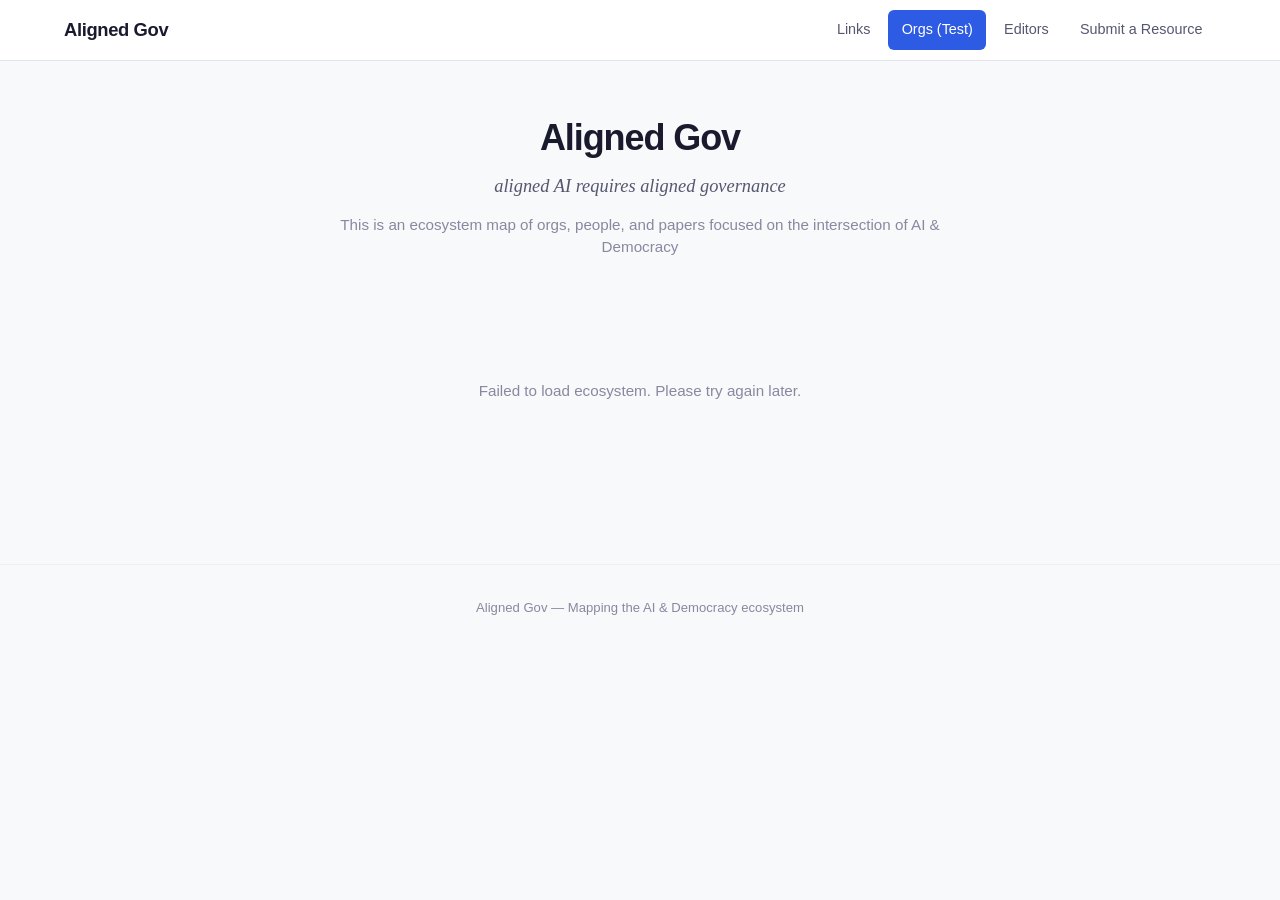
<file: orgs-test.html>
<!DOCTYPE html>
<html lang="en">
<head>
  <meta charset="UTF-8">
  <meta name="viewport" content="width=device-width, initial-scale=1.0">
  <title>AlignedGov — Org View (Test)</title>
  <link rel="icon" type="image/svg+xml" href="/favicon.svg">
  <link rel="stylesheet" href="styles.css">
  <style>
    /* ─── Org Card Layout ─────────────────────────────────────────────── */
    .org-list {
      display: flex;
      flex-direction: column;
      gap: 1.25rem;
    }

    .org-card {
      display: flex;
      gap: 1.5rem;
      background: var(--color-surface);
      border: 1px solid var(--color-border);
      border-radius: var(--radius-md);
      padding: 1.25rem 1.5rem;
    }

    /* Left side: org identity (clickable) */
    .org-identity {
      flex: 0 0 280px;
      min-width: 0;
      text-decoration: none;
      color: inherit;
      padding: 0.75rem;
      margin: -0.75rem;
      border-radius: var(--radius-sm);
      transition: background 0.15s;
      display: block;
    }

    a.org-identity:hover {
      background: rgba(45, 91, 227, 0.06);
      text-decoration: none;
    }

    .org-header {
      display: flex;
      align-items: center;
      gap: 0.6rem;
      margin-bottom: 0.5rem;
    }

    .org-favicon {
      flex-shrink: 0;
      width: 28px;
      height: 28px;
      border-radius: 6px;
      background: var(--color-border-light);
      display: flex;
      align-items: center;
      justify-content: center;
    }

    .org-favicon img {
      width: 20px;
      height: 20px;
      border-radius: 3px;
    }

    .org-name {
      font-size: 1.05rem;
      font-weight: 650;
      color: var(--color-text);
      white-space: nowrap;
      overflow: hidden;
      text-overflow: ellipsis;
      text-decoration: none;
    }


    .org-desc {
      font-size: 0.82rem;
      color: var(--color-text-secondary);
      line-height: 1.45;
      display: -webkit-box;
      -webkit-line-clamp: 3;
      -webkit-box-orient: vertical;
      overflow: hidden;
      margin-bottom: 0.5rem;
    }

    .org-url {
      font-size: 0.75rem;
      color: var(--color-primary);
      margin-bottom: 0.6rem;
      white-space: nowrap;
      overflow: hidden;
      text-overflow: ellipsis;
    }


    .org-badge {
      display: inline-block;
      padding: 0.12rem 0.5rem;
      border-radius: 50px;
      background: var(--color-badge-bg);
      color: var(--color-badge-text);
      font-size: 0.65rem;
      font-weight: 600;
      text-transform: uppercase;
      letter-spacing: 0.04em;
      margin-bottom: 0.6rem;
    }

    .org-people-label {
      font-size: 0.72rem;
      font-weight: 600;
      color: var(--color-text-muted);
      text-transform: uppercase;
      letter-spacing: 0.04em;
      margin-bottom: 0.25rem;
    }

    .org-people-list {
      list-style: none;
      padding: 0;
      margin: 0;
    }

    .org-people-list li {
      font-size: 0.8rem;
      color: var(--color-text-secondary);
      line-height: 1.5;
    }

    /* Right side: stacked link list */
    .org-links {
      flex: 1;
      min-width: 0;
      display: flex;
      flex-direction: column;
    }

    .org-link-item {
      display: flex;
      align-items: flex-start;
      gap: 0.7rem;
      padding: 0.6rem 0.5rem;
      margin: 0 -0.5rem;
      border-bottom: 1px solid var(--color-border-light);
      border-radius: var(--radius-sm);
      text-decoration: none;
      color: inherit;
      min-width: 0;
      transition: background 0.15s;
    }

    .org-link-item:last-child {
      border-bottom: none;
    }

    .org-link-item:hover {
      background: rgba(45, 91, 227, 0.06);
      text-decoration: none;
    }

    .org-link-favicon {
      flex-shrink: 0;
      width: 20px;
      height: 20px;
      border-radius: 4px;
      background: var(--color-border-light);
      display: flex;
      align-items: center;
      justify-content: center;
      margin-top: 2px;
    }

    .org-link-favicon img {
      width: 16px;
      height: 16px;
      border-radius: 2px;
    }

    .org-link-text {
      flex: 1;
      min-width: 0;
    }

    .org-link-meta {
      display: flex;
      align-items: center;
      gap: 0.4rem;
      margin-bottom: 0.15rem;
    }

    .org-link-source {
      font-size: 0.68rem;
      color: var(--color-text-muted);
      white-space: nowrap;
      overflow: hidden;
      text-overflow: ellipsis;
    }

    .org-link-badge {
      display: inline-block;
      padding: 0.08rem 0.4rem;
      border-radius: 50px;
      background: var(--color-badge-bg);
      color: var(--color-badge-text);
      font-size: 0.58rem;
      font-weight: 600;
      text-transform: uppercase;
      letter-spacing: 0.04em;
      white-space: nowrap;
      flex-shrink: 0;
    }

    .org-link-title {
      font-size: 0.82rem;
      font-weight: 600;
      line-height: 1.3;
      color: var(--color-text);
      white-space: nowrap;
      overflow: hidden;
      text-overflow: ellipsis;
    }

    .org-link-desc {
      font-size: 0.75rem;
      color: var(--color-text-secondary);
      line-height: 1.35;
      display: -webkit-box;
      -webkit-line-clamp: 2;
      -webkit-box-orient: vertical;
      overflow: hidden;
    }

    .org-section-label {
      font-size: 0.85rem;
      font-weight: 600;
      color: var(--color-text-muted);
      text-transform: uppercase;
      letter-spacing: 0.05em;
      margin-top: 1.5rem;
      margin-bottom: 0.75rem;
      padding-bottom: 0.5rem;
      border-bottom: 1px solid var(--color-border-light);
    }

    /* Responsive: stack on smaller screens */
    @media (max-width: 768px) {
      .org-card {
        flex-direction: column;
        gap: 1rem;
      }
      .org-identity {
        flex: none;
      }
    }
  </style>
</head>
<body>

  <!-- Navigation -->
  <nav class="nav" role="navigation" aria-label="Main navigation">
    <div class="nav-inner">
      <a href="/" class="nav-brand">Aligned Gov</a>
      <ul class="nav-links">
        <li><a href="/">Links</a></li>
        <li><a href="/orgs-test.html" class="active">Orgs (Test)</a></li>
        <li><a href="/editors.html">Editors</a></li>
        <li><a href="/submit.html">Submit a Resource</a></li>
      </ul>
    </div>
  </nav>

  <main class="container">
    <div class="hero">
      <h1 id="site-heading">Aligned Gov</h1>
      <p class="subheading" id="site-subheading">aligned AI requires aligned governance</p>
      <p class="description" id="site-description">This is an ecosystem map of orgs, people, and papers focused on the intersection of AI &amp; Democracy</p>
    </div>

    <!-- Loading State -->
    <div class="loading" id="loading">
      <div class="loading-spinner"></div>
      <p>Loading ecosystem...</p>
    </div>

    <!-- Org List -->
    <div class="org-list" id="org-list" style="display: none;"></div>
  </main>

  <footer class="site-footer">
    <p>Aligned Gov &mdash; Mapping the AI &amp; Democracy ecosystem</p>
  </footer>

  <script>
    var WORKER_URL = "https://alignedgov-worker.seanahrens.workers.dev";

    function faviconUrl(url) {
      try {
        var domain = new URL(url).hostname;
        return "https://www.google.com/s2/favicons?domain=" + encodeURIComponent(domain) + "&sz=64";
      } catch { return ""; }
    }

    function getDomain(url) {
      try { return new URL(url).hostname.replace(/^www\./, ""); }
      catch { return url; }
    }

    function isSameText(a, b) {
      if (!a || !b) return false;
      var norm = function(s) { return s.trim().toLowerCase().replace(/[.\s]+$/g, ""); };
      return norm(a) === norm(b);
    }

    async function init() {
      try {
        var resp = await fetch(WORKER_URL + "/api/links");
        var data = await resp.json();

        // Apply dynamic config
        var config = data.config || {};
        if (config.heading) document.getElementById("site-heading").textContent = config.heading;
        if (config.subheading) document.getElementById("site-subheading").textContent = config.subheading;
        if (config.description) document.getElementById("site-description").textContent = config.description;

        var orgs = data.orgs || [];
        var links = data.links || [];

        renderOrgView(orgs, links);
      } catch (err) {
        document.getElementById("loading").innerHTML =
          "<p>Failed to load ecosystem. Please try again later.</p>";
      }
    }

    function renderOrgView(orgs, links) {
      var container = document.getElementById("org-list");
      var loading = document.getElementById("loading");
      loading.style.display = "none";
      container.style.display = "flex";

      // Build a map of org URL → links
      // Normalize URLs for matching (trim trailing slashes)
      function normalizeUrl(u) {
        return (u || "").trim().replace(/\/+$/, "").toLowerCase();
      }

      var orgLinkMap = {};
      var orphanLinks = [];

      // Index all org URLs
      var orgUrlSet = new Set();
      orgs.forEach(function(org) {
        var key = normalizeUrl(org.url);
        orgUrlSet.add(key);
        orgLinkMap[key] = [];
      });

      // Assign links to orgs
      links.forEach(function(link) {
        if (link.org) {
          var key = normalizeUrl(link.org);
          if (orgLinkMap[key]) {
            orgLinkMap[key].push(link);
          } else {
            orphanLinks.push(link);
          }
        } else {
          orphanLinks.push(link);
        }
      });

      // Render each org
      orgs.forEach(function(org) {
        var key = normalizeUrl(org.url);
        var orgLinks = orgLinkMap[key] || [];
        container.appendChild(createOrgCard(org, orgLinks));
      });

      // Render orphan links in a catch-all section
      if (orphanLinks.length > 0) {
        var label = document.createElement("div");
        label.className = "org-section-label";
        label.textContent = "Independent Resources";
        container.appendChild(label);

        var independentOrg = {
          url: null,
          title: "Independent",
          description: "Resources not affiliated with a specific organization.",
          people: [],
          category: null,
        };
        container.appendChild(createOrgCard(independentOrg, orphanLinks));
      }
    }

    function createOrgCard(org, orgLinks) {
      var card = document.createElement("div");
      card.className = "org-card";

      // ─── Left: Org identity (whole section is clickable) ───
      var identity;
      if (org.url) {
        identity = document.createElement("a");
        identity.href = org.url;
        identity.target = "_blank";
        identity.rel = "noopener noreferrer";
      } else {
        identity = document.createElement("div");
      }
      identity.className = "org-identity";

      // Header with favicon + name
      var header = document.createElement("div");
      header.className = "org-header";

      if (org.url) {
        var favWrap = document.createElement("div");
        favWrap.className = "org-favicon";
        var favImg = document.createElement("img");
        favImg.src = faviconUrl(org.url);
        favImg.alt = "";
        favImg.loading = "lazy";
        favImg.onerror = function() { favImg.style.display = "none"; };
        favWrap.appendChild(favImg);
        header.appendChild(favWrap);
      }

      var name = document.createElement("div");
      name.className = "org-name";
      name.textContent = org.title || org.site_name || (org.url ? getDomain(org.url) : "Independent");
      header.appendChild(name);

      identity.appendChild(header);

      // Category badge
      if (org.category) {
        var badge = document.createElement("span");
        badge.className = "org-badge";
        badge.textContent = org.category;
        identity.appendChild(badge);
      }

      // Description
      if (org.description) {
        var desc = document.createElement("div");
        desc.className = "org-desc";
        desc.textContent = org.description;
        identity.appendChild(desc);
      }

      // URL display
      if (org.url) {
        var urlDisplay = document.createElement("div");
        urlDisplay.className = "org-url";
        urlDisplay.textContent = getDomain(org.url);
        identity.appendChild(urlDisplay);
      }

      // People
      if (org.people && org.people.length > 0) {
        var peopleLabel = document.createElement("div");
        peopleLabel.className = "org-people-label";
        peopleLabel.textContent = "Key People";
        identity.appendChild(peopleLabel);

        var peopleList = document.createElement("ul");
        peopleList.className = "org-people-list";
        org.people.forEach(function(person) {
          var li = document.createElement("li");
          li.textContent = person;
          peopleList.appendChild(li);
        });
        identity.appendChild(peopleList);
      }

      card.appendChild(identity);

      // ─── Right: Stacked link cards ───
      var linksContainer = document.createElement("div");
      linksContainer.className = "org-links";

      orgLinks.forEach(function(link) {
        linksContainer.appendChild(createOrgLinkCard(link));
      });

      card.appendChild(linksContainer);
      return card;
    }

    function createOrgLinkCard(link) {
      var domain = getDomain(link.url);
      var source = link.site_name || domain;
      var title = link.title || link.url;

      var a = document.createElement("a");
      a.className = "org-link-item";
      a.href = link.url;
      a.target = "_blank";
      a.rel = "noopener noreferrer";

      // Favicon
      var favWrap = document.createElement("div");
      favWrap.className = "org-link-favicon";
      var favImg = document.createElement("img");
      favImg.src = faviconUrl(link.url);
      favImg.alt = "";
      favImg.loading = "lazy";
      favImg.onerror = function() { favImg.style.display = "none"; };
      favWrap.appendChild(favImg);
      a.appendChild(favWrap);

      // Text
      var text = document.createElement("div");
      text.className = "org-link-text";

      // Meta line
      var meta = document.createElement("div");
      meta.className = "org-link-meta";

      var sourceEl = document.createElement("span");
      sourceEl.className = "org-link-source";
      sourceEl.textContent = source;
      meta.appendChild(sourceEl);

      text.appendChild(meta);

      // Title
      var h3 = document.createElement("div");
      h3.className = "org-link-title";
      h3.textContent = title;
      text.appendChild(h3);

      // Description
      var desc = link.description;
      if (desc && !isSameText(desc, title) && !isSameText(desc, source)) {
        var descEl = document.createElement("div");
        descEl.className = "org-link-desc";
        descEl.textContent = desc;
        text.appendChild(descEl);
      }

      a.appendChild(text);
      return a;
    }

    init();
  </script>
</body>
</html>
</file>
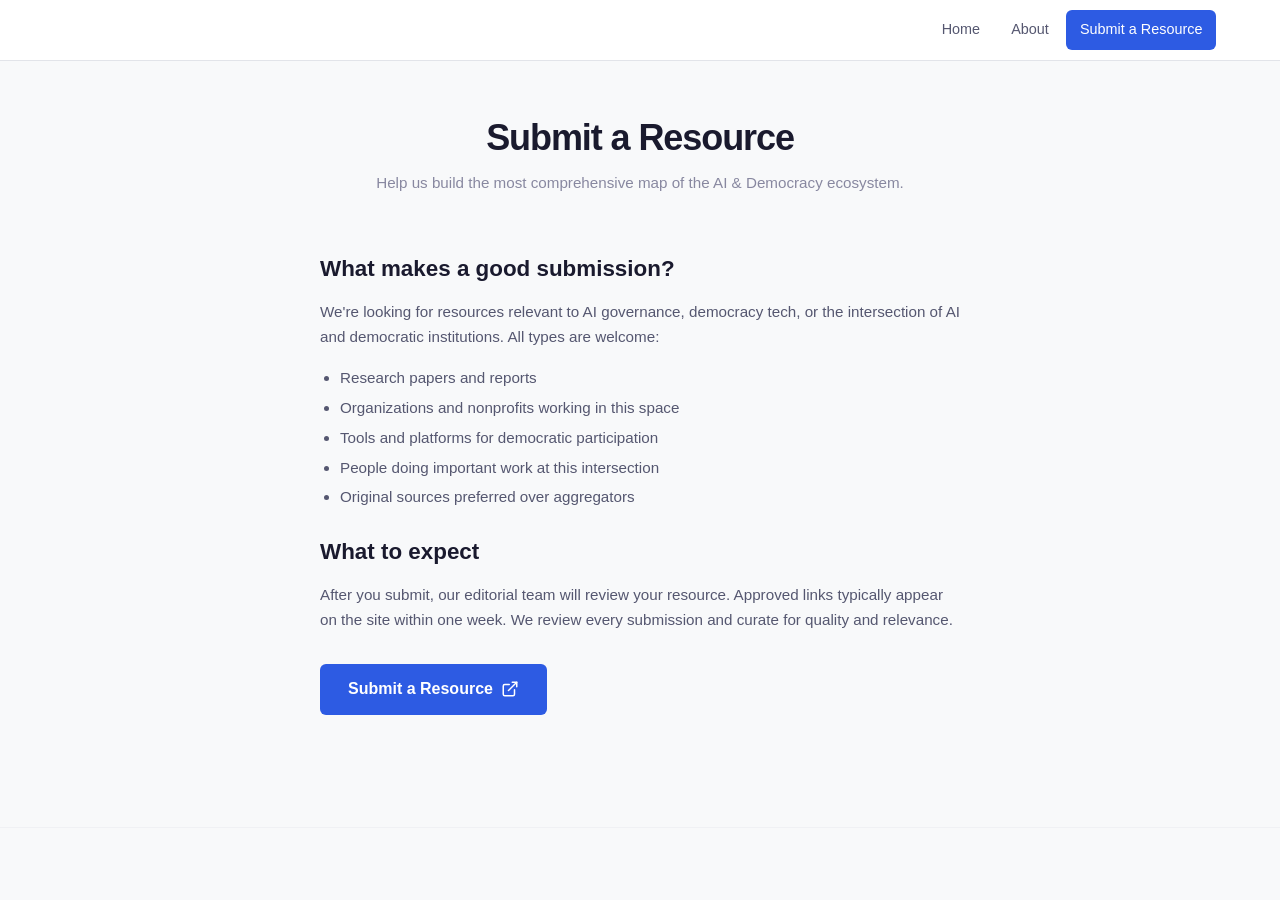
<file: submit.html>
<!DOCTYPE html>
<html lang="en">
<head>
  <meta charset="UTF-8">
  <meta name="viewport" content="width=device-width, initial-scale=1.0">
  <title>Submit a Resource — AI×Democracy.FYI</title>
  <meta name="description" content="Submit a resource to the AI×Democracy.FYI ecosystem map">
  <meta property="og:type" content="website">
  <meta property="og:title" content="Submit a Resource — AI×Democracy.FYI">
  <meta property="og:description" content="Submit a resource to the AI×Democracy.FYI ecosystem map">
  <meta property="og:url" content="https://aixdemocracy.fyi/submit">
  <meta property="og:image" content="https://alignedgov.pages.dev/og-image.png">
  <meta property="og:site_name" content="AI×Democracy.FYI">
  <meta name="twitter:card" content="summary_large_image">
  <link rel="icon" type="image/svg+xml" href="/favicon.svg">
  <link rel="stylesheet" href="styles.css">
  <style>/* DO NOT MANAGE STYLES HERE -- ALL STYLES IN STYLES.CSS */</style>
</head>
<body>

  <!-- Navigation -->
  <nav class="nav" role="navigation" aria-label="Main navigation">
    <div class="nav-inner">
      <a href="/" class="nav-brand" id="nav-brand"></a>
      <ul class="nav-links">
        <li><a href="/" data-icon="⌂"><span>Home</span></a></li>
        <li><a href="/about.html" data-icon="?"><span>About</span></a></li>
        <li><a href="/submit.html" class="active" data-icon="+"><span>Submit a Resource</span></a></li>
      </ul>
    </div>
  </nav>

  <main class="container">
    <div class="hero">
      <h1>Submit a Resource</h1>
      <p class="description">Help us build the most comprehensive map of the AI &amp; Democracy ecosystem.</p>
    </div>

    <div class="submit-content">
      <h2>What makes a good submission?</h2>
      <p>We're looking for resources relevant to AI governance, democracy tech, or the intersection of AI and democratic institutions. All types are welcome:</p>
      <ul>
        <li>Research papers and reports</li>
        <li>Organizations and nonprofits working in this space</li>
        <li>Tools and platforms for democratic participation</li>
        <li>People doing important work at this intersection</li>
        <li>Original sources preferred over aggregators</li>
      </ul>

      <h2>What to expect</h2>
      <p>After you submit, our editorial team will review your resource. Approved links typically appear on the site within one week. We review every submission and curate for quality and relevance.</p>

      <p style="margin-top: 2rem;">
        <a class="btn-primary" href="https://forms.gle/s8WjAG8YENCvZVwh7" target="_blank" rel="noopener noreferrer">
          Submit a Resource
          <svg width="18" height="18" viewBox="0 0 24 24" fill="none" stroke="currentColor" stroke-width="2" stroke-linecap="round" stroke-linejoin="round"><path d="M18 13v6a2 2 0 0 1-2 2H5a2 2 0 0 1-2-2V8a2 2 0 0 1 2-2h6"/><polyline points="15 3 21 3 21 9"/><line x1="10" y1="14" x2="21" y2="3"/></svg>
        </a>
      </p>
    </div>
  </main>

  <footer class="site-footer">
    <p id="site-footer"></p>
  </footer>

  <script>
    var WORKER_URL = "https://alignedgov-worker.seanahrens.workers.dev";
    fetch(WORKER_URL + "/api/links")
      .then(function(r) { return r.json(); })
      .then(function(data) {
        var config = data.config || {};
        if (config.title) {
          document.getElementById("nav-brand").textContent = config.title;
          document.title = "Submit a Resource — " + config.title;
        }
        if (config.footer) document.getElementById("site-footer").textContent = config.footer;
      })
      .catch(function() {});
  </script>
</body>
</html>
</file>
<file: styles.css>
/* ─── Reset & Base ──────────────────────────────────────────────────────── */
*,
*::before,
*::after {
  box-sizing: border-box;
  margin: 0;
  padding: 0;
}

:root {
  --color-bg: #f8f9fa;
  --color-surface: #ffffff;
  --color-text: #1a1a2e;
  --color-text-secondary: #555770;
  --color-text-muted: #8888a0;
  --color-primary: #2d5be3;
  --color-primary-hover: #1e45b8;
  --color-hover-highlight: rgba(37, 99, 214, 0.09);
  --color-border: #e2e4e9;
  --color-border-light: #f0f1f4;
  --color-pill-bg: #eef0f5;
  --color-pill-active-bg: #2d5be3;
  --color-pill-active-text: #ffffff;
  --color-card-hover: #f5f6f9;
  --color-badge-bg: #eef0f5;
  --color-badge-text: #555770;
  --color-success: #16a34a;
  --color-error: #dc2626;
  --font-sans: -apple-system, BlinkMacSystemFont, "Segoe UI", Roboto, Oxygen,
    Ubuntu, Cantarell, "Fira Sans", "Droid Sans", "Helvetica Neue", sans-serif;
  --font-serif: "Georgia", "Times New Roman", serif;
  --shadow-sm: 0 1px 3px rgba(0, 0, 0, 0.06);
  --shadow-md: 0 2px 8px rgba(0, 0, 0, 0.08);
  --shadow-lg: 0 4px 16px rgba(0, 0, 0, 0.1);
  --radius-sm: 6px;
  --radius-md: 10px;
  --radius-lg: 14px;
  --max-width: 1200px;
  --content-width: 700px;
}

html {
  font-size: 16px;
  -webkit-font-smoothing: antialiased;
  -moz-osx-font-smoothing: grayscale;
}

body {
  font-family: var(--font-sans);
  background: var(--color-bg);
  color: var(--color-text);
  line-height: 1.6;
  min-height: 100vh;
}

a {
  color: var(--color-primary);
  text-decoration: none;
}

a:hover {
  text-decoration: underline;
}

img {
  max-width: 100%;
  display: block;
}

/* ─── Navigation ───────────────────────────────────────────────────────── */
.nav {
  background: var(--color-surface);
  border-bottom: 1px solid var(--color-border);
  position: sticky;
  top: 0;
  z-index: 100;
}

.nav-inner {
  max-width: var(--max-width);
  margin: 0 auto;
  padding: 0 1.5rem;
  display: flex;
  align-items: center;
  justify-content: space-between;
  height: 60px;
}

.nav-brand {
  font-size: 1.15rem;
  font-weight: 700;
  color: var(--color-text);
  text-decoration: none;
  letter-spacing: -0.02em;
}

.nav-brand:hover {
  text-decoration: none;
  color: var(--color-primary);
}

.nav-links {
  display: flex;
  gap: 0.25rem;
  list-style: none;
}

.nav-links a {
  display: block;
  padding: 0.5rem 0.85rem;
  border-radius: var(--radius-sm);
  color: var(--color-text-secondary);
  font-size: 0.9rem;
  font-weight: 500;
  text-decoration: none;
  transition: background 0.15s, color 0.15s;
}

.nav-links a:hover {
  background: var(--color-pill-bg);
  color: var(--color-text);
  text-decoration: none;
}

.nav-links a.active {
  background: var(--color-pill-active-bg);
  color: var(--color-pill-active-text);
}

/* ─── Page Container ───────────────────────────────────────────────────── */
.container {
  max-width: var(--max-width);
  margin: 0 auto;
  padding: 2rem 1.5rem 4rem;
}

/* ─── Hero Section (background wrapper) ──────────────────────────────── */
.hero-section {
  position: relative;
  overflow: hidden;
  margin: 0 -1.5rem;
  padding: 0 1.5rem;
  margin-bottom: 2rem;
}

.hero-bg {
  position: absolute;
  inset: 0;
  z-index: 0;
  will-change: transform;
  transform: translateY(0) scale(1.15);
  transform-origin: center top;
}

.hero-bg svg {
  width: 100%;
  height: 100%;
}

.hero-section .hero,
.hero-section .filters {
  position: relative;
  z-index: 1;
}

/* ─── Hero / Page Header ──────────────────────────────────────────────── */
.hero {
  text-align: center;
  margin-bottom: 2.5rem;
  padding: 1rem 0;
  max-width: var(--content-width);
  margin-left: auto;
  margin-right: auto;
}

.hero h1 {
  font-size: 2.25rem;
  font-weight: 800;
  letter-spacing: -0.03em;
  color: var(--color-text);
  margin-bottom: 0.35rem;
}

.hero .subheading {
  font-family: var(--font-serif);
  font-size: 1.15rem;
  font-style: italic;
  color: var(--color-text-secondary);
  margin-bottom: 0.75rem;
}

.hero .description {
  font-size: 0.95rem;
  color: var(--color-text-muted);
  max-width: 600px;
  margin: 0 auto;
  line-height: 1.5;
}

/* ─── Shared: Surface Panel ────────────────────────────────────────────── */
.org-card,
.team-card,
.admin-item,
.editor-section,
.deadlines-section {
  background: var(--color-surface);
  border: 1px solid var(--color-border);
  border-radius: var(--radius-md);
}

/* ─── Shared: Centered Page Content ────────────────────────────────────── */
.about-content,
.become-editor,
.submit-content,
.admin-content {
  max-width: var(--content-width);
  margin: 0 auto;
}

.admin-content {
  max-width: 600px;
}

.submit-content {
  max-width: 640px;
}

/* ─── Shared: Badge / Category Pill ────────────────────────────────────── */
.card-category,
.org-badge,
.org-link-badge {
  display: inline-block;
  border-radius: 50px;
  background: var(--color-badge-bg);
  color: var(--color-badge-text);
  font-weight: 600;
  text-transform: uppercase;
  letter-spacing: 0.04em;
}

.card-category {
  padding: 0.2rem 0.6rem;
  font-size: 0.72rem;
  margin-bottom: 0.5rem;
  align-self: flex-start;
}

.org-badge {
  padding: 0.12rem 0.5rem;
  font-size: 0.65rem;
  margin-bottom: 0.6rem;
}

.org-link-badge {
  padding: 0.08rem 0.4rem;
  font-size: 0.58rem;
  white-space: nowrap;
  flex-shrink: 0;
}

/* ─── Shared: Link Row (org links & deadlines) ─────────────────────────── */
.org-link-item,
.deadline-item {
  display: flex;
  align-items: flex-start;
  gap: 0.7rem;
  padding: 0.6rem 0.5rem;
  margin: 0 -0.5rem;
  border-bottom: 1px solid var(--color-border-light);
  border-radius: var(--radius-sm);
  text-decoration: none;
  color: inherit;
  transition: background 0.15s;
}

.org-link-item:last-child,
.deadline-item:last-child {
  border-bottom: none;
}

.org-link-item:hover,
.deadline-item:hover {
  background: var(--color-hover-highlight);
  text-decoration: none;
}

.org-link-item {
  min-width: 0;
}

/* ─── Shared: Small Favicon Icon ───────────────────────────────────────── */
.org-link-favicon,
.deadline-favicon {
  flex-shrink: 0;
  width: 20px;
  height: 20px;
  border-radius: 4px;
  background: var(--color-border-light);
  display: flex;
  align-items: center;
  justify-content: center;
  margin-top: 2px;
}

.org-link-favicon img,
.deadline-favicon img {
  width: 16px;
  height: 16px;
  border-radius: 2px;
}

/* ─── Shared: Person Name ──────────────────────────────────────────────── */
.team-card-name,
.editor-name,
.org-name {
  font-size: 1.05rem;
  font-weight: 650;
  color: var(--color-text);
  margin-bottom: 0.15rem;
}

/* ─── Shared: Person Role Label ────────────────────────────────────────── */
.team-card-role,
.editor-role,
.org-people-label {
  font-size: 0.78rem;
  font-weight: 600;
  text-transform: uppercase;
  letter-spacing: 0.04em;
  margin-bottom: 0.5rem;
}

.team-card-role,
.editor-role {
  color: var(--color-primary);
}

.editor-role {
  font-size: 0.82rem;
}

.org-people-label {
  color: var(--color-text-muted);
  font-size: 0.72rem;
  margin-bottom: 0.25rem;
}

/* ─── Shared: Person Bio ───────────────────────────────────────────────── */
.team-card-bio,
.editor-bio {
  font-size: 0.88rem;
  color: var(--color-text-secondary);
  line-height: 1.5;
}

.team-card-bio {
  margin-bottom: 0.4rem;
}

.editor-bio {
  margin-bottom: 0.75rem;
}

/* ─── Shared: Person Link ──────────────────────────────────────────────── */
.team-card-link,
.editor-link {
  font-size: 0.85rem;
  color: var(--color-primary);
  font-weight: 500;
}

.team-card-link:hover,
.editor-link:hover {
  text-decoration: underline;
}

.team-card-link {
  font-size: 0.82rem;
}

/* ─── Shared: Text Input ───────────────────────────────────────────────── */
.newsletter-form input[type="email"],
.admin-key-input {
  padding: 0.5rem 0.75rem;
  border: 1px solid var(--color-border);
  border-radius: var(--radius-sm);
  font-size: 0.88rem;
  font-family: var(--font-sans);
  background: var(--color-surface);
  color: var(--color-text);
  outline: none;
  transition: border-color 0.15s;
}

.newsletter-form input[type="email"]:focus,
.admin-key-input:focus {
  border-color: var(--color-primary);
}

.newsletter-form input[type="email"] {
  flex: 1;
  padding: 0.65rem 1rem;
  font-size: 0.95rem;
}

.admin-key-input {
  width: 100%;
  max-width: 240px;
}

/* ─── Shared: Section Prose ────────────────────────────────────────────── */
.about-content p,
.submit-content p,
.become-editor .intro,
.editor-section p {
  font-size: 0.95rem;
  color: var(--color-text-secondary);
  line-height: 1.65;
  margin-bottom: 1rem;
}

.about-content p {
  line-height: 1.7;
}

.become-editor .intro {
  margin-bottom: 1.5rem;
}

.editor-section p {
  margin: 0.75rem 0;
  font-size: 0.9rem;
}

.editor-section p:first-of-type {
  margin-top: 0;
}

/* ─── Category Filter Pills ───────────────────────────────────────────── */
.filters {
  display: flex;
  flex-wrap: wrap;
  gap: 0.5rem;
  justify-content: center;
  margin-bottom: 2rem;
}

.pill {
  display: inline-block;
  padding: 0.4rem 1rem;
  border-radius: 50px;
  background: var(--color-pill-bg);
  color: var(--color-text-secondary);
  font-size: 0.85rem;
  font-weight: 500;
  cursor: pointer;
  border: none;
  transition: background 0.15s, color 0.15s, box-shadow 0.15s;
  white-space: nowrap;
}

.pill:hover {
  background: var(--color-border);
  color: var(--color-text);
}

.pill.active {
  background: var(--color-pill-active-bg);
  color: var(--color-pill-active-text);
  box-shadow: var(--shadow-sm);
}

.pill:focus-visible {
  outline: 2px solid var(--color-primary);
  outline-offset: 2px;
}

/* ─── Card Grid ────────────────────────────────────────────────────────── */
.card-grid {
  display: grid;
  grid-template-columns: repeat(3, 1fr);
  gap: 1.25rem;
}

@media (max-width: 900px) {
  .card-grid {
    grid-template-columns: repeat(2, 1fr);
  }
}

@media (max-width: 580px) {
  .card-grid {
    grid-template-columns: 1fr;
  }
}

/* ─── Link Card ────────────────────────────────────────────────────────── */
.card {
  background: var(--color-surface);
  border: 1px solid var(--color-border);
  border-radius: var(--radius-md);
  overflow: hidden;
  display: flex;
  flex-direction: column;
  transition: box-shadow 0.2s, transform 0.2s;
  cursor: pointer;
  text-decoration: none;
  color: inherit;
}

.card:hover {
  box-shadow: var(--shadow-md);
  transform: translateY(-2px);
  text-decoration: none;
}

.card:focus-visible {
  outline: 2px solid var(--color-primary);
  outline-offset: 2px;
}

.card-thumb {
  width: 100%;
  height: 160px;
  object-fit: cover;
  background: var(--color-border-light);
}

.card-thumb-placeholder {
  width: 100%;
  height: 160px;
  background: linear-gradient(135deg, #e8eaf0 0%, #d5d9e2 100%);
  display: flex;
  align-items: center;
  justify-content: center;
}

.card-thumb-placeholder .placeholder-domain {
  font-size: 0.85rem;
  font-weight: 600;
  color: #8890a4;
  letter-spacing: 0.02em;
  text-transform: lowercase;
  padding: 0 1rem;
  text-align: center;
}

.card-body {
  padding: 1rem 1.1rem 1.1rem;
  flex: 1;
  display: flex;
  flex-direction: column;
}

.card-source {
  font-size: 0.78rem;
  color: var(--color-text-muted);
  white-space: nowrap;
  overflow: hidden;
  text-overflow: ellipsis;
}

.card-title {
  font-size: 1rem;
  font-weight: 650;
  line-height: 1.35;
  margin-bottom: 0.35rem;
  color: var(--color-text);
  display: -webkit-box;
  -webkit-line-clamp: 2;
  -webkit-box-orient: vertical;
  overflow: hidden;
}

.card-desc {
  font-size: 0.85rem;
  color: var(--color-text-secondary);
  line-height: 1.45;
  display: -webkit-box;
  -webkit-line-clamp: 2;
  -webkit-box-orient: vertical;
  overflow: hidden;
  margin-bottom: 0.6rem;
  flex: 1;
}

.card-footer {
  display: flex;
  align-items: center;
  justify-content: space-between;
  padding-top: 0.5rem;
  border-top: 1px solid var(--color-border-light);
  margin-top: auto;
  min-height: 28px;
}

.card-external-icon {
  width: 16px;
  height: 16px;
  color: var(--color-text-muted);
  flex-shrink: 0;
}

/* ─── Editor Cards ─────────────────────────────────────────────────────── */
.editor-grid {
  display: grid;
  grid-template-columns: repeat(auto-fill, minmax(280px, 1fr));
  gap: 1.25rem;
}

.editor-card {
  background: var(--color-surface);
  border: 1px solid var(--color-border);
  border-radius: var(--radius-md);
  padding: 1.5rem;
  display: flex;
  flex-direction: column;
  align-items: center;
  text-align: center;
  transition: box-shadow 0.2s;
}

.editor-card:hover {
  box-shadow: var(--shadow-md);
}

.editor-avatar {
  width: 160px;
  height: 160px;
  border-radius: 50%;
  object-fit: cover;
  margin-bottom: 0.85rem;
  background: var(--color-border-light);
}

/* ─── Submit Page ──────────────────────────────────────────────────────── */
.submit-content h2 {
  font-size: 1.4rem;
  font-weight: 700;
  margin-bottom: 0.75rem;
  color: var(--color-text);
}

.submit-content ul {
  margin: 0 0 1.5rem 1.25rem;
  color: var(--color-text-secondary);
  font-size: 0.95rem;
  line-height: 1.7;
}

.submit-content li {
  margin-bottom: 0.25rem;
}

/* ─── Primary Button ──────────────────────────────────────────────────── */
.btn-primary {
  display: inline-flex;
  align-items: center;
  gap: 0.5rem;
  padding: 0.75rem 1.75rem;
  background: var(--color-primary);
  color: #fff;
  font-size: 1rem;
  font-weight: 600;
  border-radius: var(--radius-sm);
  border: none;
  cursor: pointer;
  text-decoration: none;
  transition: background 0.15s, box-shadow 0.15s;
}

.btn-primary:hover {
  background: var(--color-primary-hover);
  box-shadow: var(--shadow-md);
  text-decoration: none;
  color: #fff;
}

.btn-primary:focus-visible {
  outline: 2px solid var(--color-primary);
  outline-offset: 2px;
}

/* ─── Loading & Empty States ───────────────────────────────────────────── */
.loading {
  text-align: center;
  padding: 4rem 1rem;
  color: var(--color-text-muted);
  font-size: 0.95rem;
}

.loading-spinner {
  display: inline-block;
  width: 28px;
  height: 28px;
  border: 3px solid var(--color-border);
  border-top-color: var(--color-primary);
  border-radius: 50%;
  animation: spin 0.7s linear infinite;
  margin-bottom: 0.75rem;
}

@keyframes spin {
  to {
    transform: rotate(360deg);
  }
}

.empty-state {
  text-align: center;
  padding: 3rem 1rem;
  color: var(--color-text-muted);
  font-size: 0.95rem;
}

/* ─── Footer ───────────────────────────────────────────────────────────── */
.site-footer {
  text-align: center;
  padding: 2rem 1rem;
  font-size: 0.82rem;
  color: var(--color-text-muted);
  border-top: 1px solid var(--color-border-light);
  margin-top: 2rem;
}

/* ─── Newsletter Signup ────────────────────────────────────────────────── */
.newsletter-signup {
  max-width: 440px;
  margin: 1.25rem auto 0;
}

.newsletter-form {
  display: flex;
  gap: 0.5rem;
}

.newsletter-btn {
  flex-shrink: 0;
  padding: 0.65rem 1.25rem;
  font-size: 0.9rem;
  text-align: center;
  display: inline-flex;
  align-items: center;
  justify-content: center;
}

.newsletter-hint {
  font-size: 0.78rem;
  color: var(--color-text-muted);
  margin-top: 0.5rem;
  text-align: center;
}

.newsletter-msg {
  font-size: 0.85rem;
  margin-top: 0.5rem;
  text-align: center;
  min-height: 1.25em;
}

.newsletter-msg.success { color: var(--color-success); }
.newsletter-msg.error { color: var(--color-error); }

.newsletter-msg:empty { display: none; }

/* ─── Org Cards ────────────────────────────────────────────────────────── */
.org-list {
  display: flex;
  flex-direction: column;
  gap: 1.25rem;
}

.org-card {
  display: flex;
  gap: 1.5rem;
  padding: 1.25rem 1.5rem;
}

.org-identity {
  flex: 0 0 280px;
  min-width: 0;
  text-decoration: none;
  color: inherit;
  padding: 0.75rem;
  margin: -0.75rem;
  border-radius: var(--radius-sm);
  transition: background 0.15s;
  display: block;
}

a.org-identity:hover {
  background: var(--color-hover-highlight);
  text-decoration: none;
}

.org-header {
  display: flex;
  align-items: flex-start;
  gap: 0.6rem;
  margin-bottom: 0.5rem;
}

.org-favicon {
  flex-shrink: 0;
  width: 28px;
  height: 28px;
  border-radius: 6px;
  background: var(--color-border-light);
  display: flex;
  align-items: center;
  justify-content: center;
}

.org-favicon img {
  width: 20px;
  height: 20px;
  border-radius: 3px;
}

.org-name {
  text-decoration: none;
  display: -webkit-box;
  -webkit-line-clamp: 2;
  -webkit-box-orient: vertical;
  overflow: hidden;
}

.org-desc {
  font-size: 0.82rem;
  color: var(--color-text-secondary);
  line-height: 1.45;
  display: -webkit-box;
  -webkit-line-clamp: 3;
  -webkit-box-orient: vertical;
  overflow: hidden;
  margin-bottom: 0.5rem;
}

.org-url {
  font-size: 0.75rem;
  color: var(--color-primary);
  margin-bottom: 0.6rem;
  white-space: nowrap;
  overflow: hidden;
  text-overflow: ellipsis;
}

.org-people-list {
  list-style: none;
  padding: 0;
  margin: 0;
}

.org-people-list li {
  font-size: 0.8rem;
  color: var(--color-text-secondary);
  line-height: 1.5;
}

.org-links {
  flex: 1;
  min-width: 0;
  display: flex;
  flex-direction: column;
}

.org-link-text {
  flex: 1;
  min-width: 0;
}

.org-link-meta {
  display: flex;
  align-items: center;
  gap: 0.4rem;
  margin-bottom: 0.15rem;
}

.org-link-source {
  font-size: 0.68rem;
  color: var(--color-text-muted);
  white-space: nowrap;
  overflow: hidden;
  text-overflow: ellipsis;
}

.org-link-title {
  font-size: 0.82rem;
  font-weight: 600;
  line-height: 1.3;
  color: var(--color-text);
  white-space: nowrap;
  overflow: hidden;
  text-overflow: ellipsis;
}

.org-link-desc {
  font-size: 0.75rem;
  color: var(--color-text-secondary);
  line-height: 1.35;
  display: -webkit-box;
  -webkit-line-clamp: 2;
  -webkit-box-orient: vertical;
  overflow: hidden;
}

.org-section-label {
  font-size: 1rem;
  font-weight: 700;
  color: var(--color-text-secondary);
  text-transform: uppercase;
  letter-spacing: 0.05em;
  text-align: center;
  margin-top: 0.75rem;
  margin-bottom: 0.75rem;
  padding-bottom: 0.5rem;
  border-bottom: 1px solid var(--color-border-light);
}

/* ─── Deadlines ────────────────────────────────────────────────────────── */
.deadlines-section {
  margin-bottom: 2.5rem;
  padding: 1.25rem 1.5rem;
  border-left: 4px solid var(--color-primary);
}

.deadlines-heading {
  font-size: 1rem;
  font-weight: 700;
  color: var(--color-text);
  margin-bottom: 1rem;
  text-transform: uppercase;
  letter-spacing: 0.04em;
}

.deadline-text {
  flex: 1;
  min-width: 0;
}

.deadline-title {
  font-size: 0.88rem;
  font-weight: 600;
  line-height: 1.3;
  color: var(--color-text);
  white-space: nowrap;
  overflow: hidden;
  text-overflow: ellipsis;
}

.deadline-desc {
  font-size: 0.75rem;
  color: var(--color-text-secondary);
  line-height: 1.35;
  display: -webkit-box;
  -webkit-line-clamp: 1;
  -webkit-box-orient: vertical;
  overflow: hidden;
}

.deadline-date {
  flex-shrink: 0;
  font-size: 0.78rem;
  font-weight: 600;
  color: var(--color-primary);
  white-space: nowrap;
  margin-top: 2px;
}

.deadline-date.passed {
  color: var(--color-text-muted);
}

/* ─── About: Pill Tabs ─────────────────────────────────────────────────── */
.tab-bar {
  display: flex;
  justify-content: center;
  gap: 0.5rem;
  margin-bottom: 2.5rem;
}

.tab-btn {
  background: var(--color-surface);
  border: 1px solid var(--color-border);
  padding: 0.7rem 2rem;
  font-size: 1rem;
  font-weight: 600;
  color: var(--color-text-secondary);
  cursor: pointer;
  border-radius: 50px;
  transition: background 0.15s, color 0.15s, border-color 0.15s;
}

.tab-btn:hover {
  color: var(--color-text);
  border-color: var(--color-text-muted);
}

.tab-btn.active {
  background: var(--color-primary);
  color: #fff;
  border-color: var(--color-primary);
}

.tab-panel { display: none; }
.tab-panel.active { display: block; }

/* ─── About: Content ───────────────────────────────────────────────────── */
.about-content h2 {
  font-size: 1.2rem;
  font-weight: 700;
  color: var(--color-text);
  margin-top: 2.25rem;
  margin-bottom: 0.5rem;
}

.about-content .lead {
  font-size: 1.05rem;
  color: var(--color-text);
  line-height: 1.65;
}

.about-content .standout {
  font-weight: 600;
  color: var(--color-text);
}

.about-content a {
  color: var(--color-primary);
  font-weight: 500;
}

/* ─── About: Team Cards ────────────────────────────────────────────────── */
.team-list {
  display: flex;
  flex-direction: column;
  gap: 1rem;
  max-width: var(--content-width);
  margin: 0 auto;
}

.team-card {
  display: flex;
  align-items: flex-start;
  gap: 1.25rem;
  padding: 1.25rem 1.5rem;
}

.team-card-avatar {
  flex-shrink: 0;
  width: 80px;
  height: 80px;
  border-radius: 50%;
  object-fit: cover;
  background: var(--color-border-light);
}

.team-card-body {
  flex: 1;
  min-width: 0;
}

.team-tab-link {
  text-align: center;
  margin-top: 2rem;
}

.team-tab-link a {
  color: var(--color-primary);
  font-weight: 500;
  font-size: 0.92rem;
  cursor: pointer;
}

/* ─── About: Editor Section ────────────────────────────────────────────── */
.become-editor .callout {
  text-align: center;
  font-weight: 600;
  color: var(--color-text);
  font-size: 1rem;
  margin: 1.5rem 0;
}

.editor-section {
  padding: 1.25rem 1.5rem;
  margin-bottom: 1rem;
}

.editor-section h3 {
  font-size: 0.95rem;
  font-weight: 600;
  color: var(--color-text);
  margin-bottom: 0.75rem;
}

.editor-section ul {
  padding-left: 1.25rem;
  margin: 0;
}

.editor-section li {
  font-size: 0.9rem;
  color: var(--color-text-secondary);
  line-height: 1.65;
  margin-bottom: 0.35rem;
}

.editor-section strong {
  color: var(--color-text);
}

/* ─── Admin ────────────────────────────────────────────────────────────── */
.admin-item {
  display: flex;
  align-items: center;
  justify-content: space-between;
  padding: 1rem 1.25rem;
  margin-bottom: 0.75rem;
}

.admin-item-label {
  font-size: 0.95rem;
  font-weight: 600;
  color: var(--color-text);
}

.admin-item-desc {
  font-size: 0.82rem;
  color: var(--color-text-secondary);
  margin-top: 0.15rem;
}

.admin-item a {
  font-size: 0.88rem;
  font-weight: 600;
  color: var(--color-primary);
  white-space: nowrap;
}

.admin-item-links {
  display: flex;
  gap: 1rem;
}

.bust-btn {
  background: var(--color-primary);
  color: #fff;
  border: none;
  padding: 0.5rem 1.25rem;
  border-radius: 50px;
  font-size: 0.88rem;
  font-weight: 600;
  cursor: pointer;
  transition: opacity 0.15s;
}

.bust-btn:hover { opacity: 0.85; }
.bust-btn:disabled { opacity: 0.5; cursor: default; }

.admin-status {
  font-size: 0.82rem;
  color: var(--color-text-secondary);
  margin-top: 0.5rem;
  text-align: center;
}

.admin-section {
  margin-top: 2rem;
  padding-top: 1.5rem;
  border-top: 1px solid var(--color-border-light);
}

.admin-section h2 {
  font-size: 1rem;
  font-weight: 700;
  color: var(--color-text);
  margin-bottom: 1rem;
  text-transform: uppercase;
  letter-spacing: 0.04em;
}

.digest-result {
  margin-top: 0.75rem;
  font-size: 0.85rem;
  color: var(--color-text-secondary);
}

.digest-result a {
  color: var(--color-primary);
  font-weight: 600;
}

.digest-result.error {
  color: var(--color-error);
}

/* ─── Responsive ───────────────────────────────────────────────────────── */
@media (max-width: 768px) {
  .org-card {
    flex-direction: column;
    gap: 1rem;
  }
  .org-identity {
    flex: none;
  }
}

@media (max-width: 600px) {
  .team-card {
    flex-direction: column;
    align-items: center;
    text-align: center;
  }
}

@media (max-width: 580px) {
  .hero h1 {
    font-size: 1.65rem;
  }

  .hero .subheading {
    font-size: 1rem;
  }

  .nav-inner {
    padding: 0 1rem;
  }

  .nav-links a span {
    display: none;
  }

  .nav-links a::before {
    content: attr(data-icon);
    font-size: 1.2rem;
    font-weight: 700;
    line-height: 1;
  }

  .container {
    padding: 1.25rem 1rem 3rem;
  }
}

@media (max-width: 480px) {
  .newsletter-form {
    flex-direction: column;
  }
}
</file>
